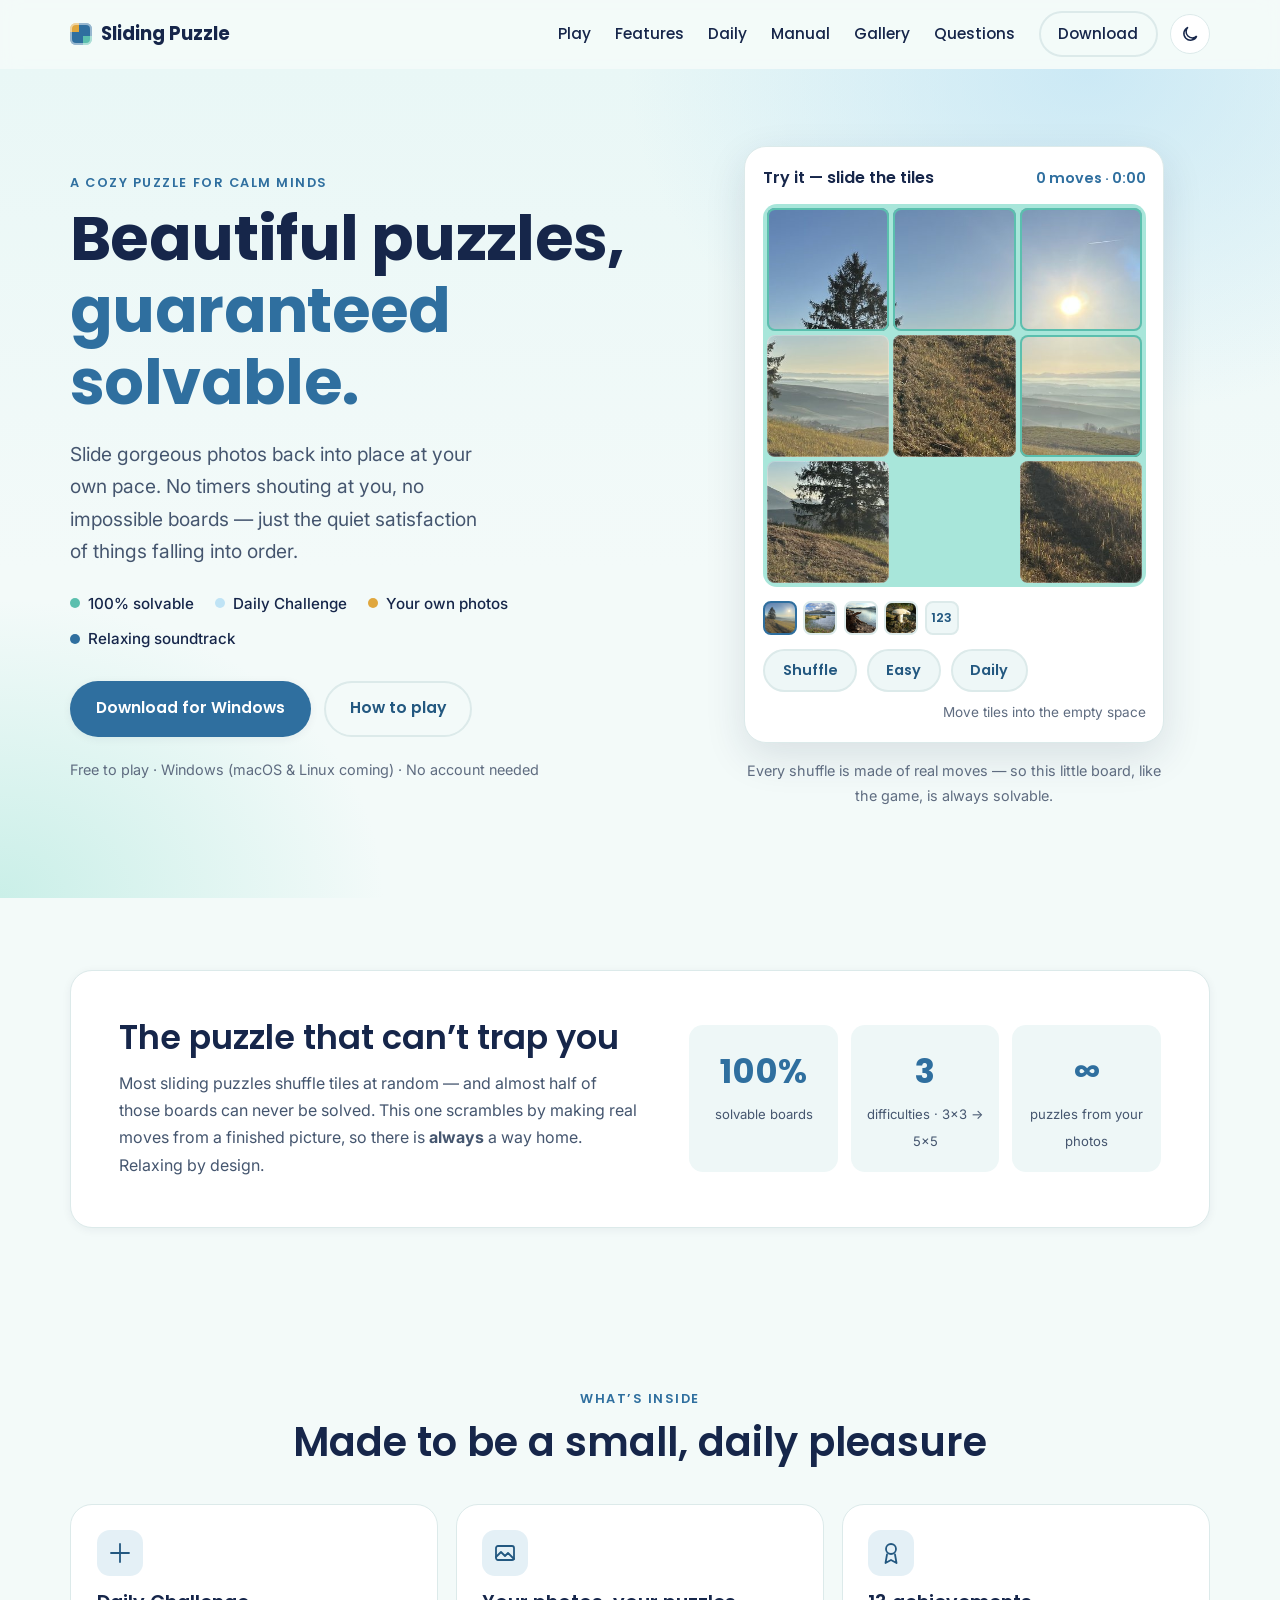
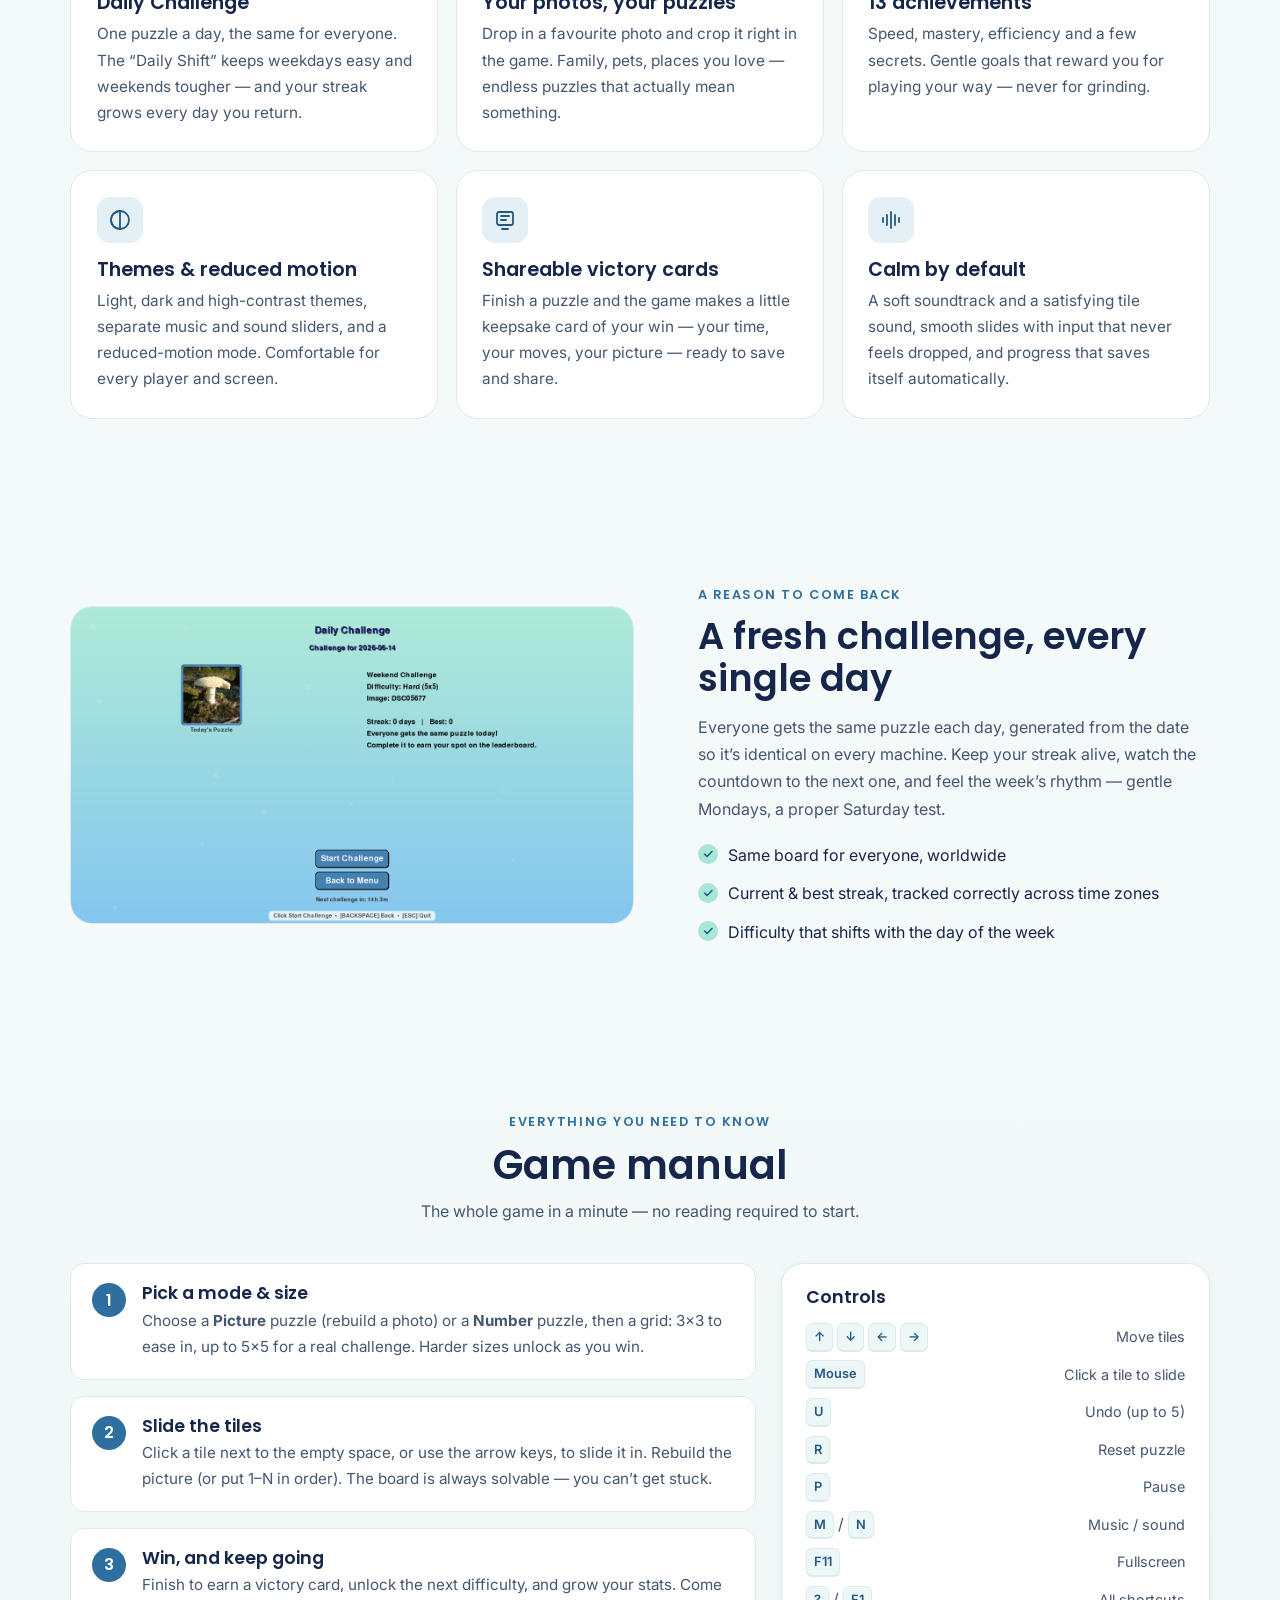
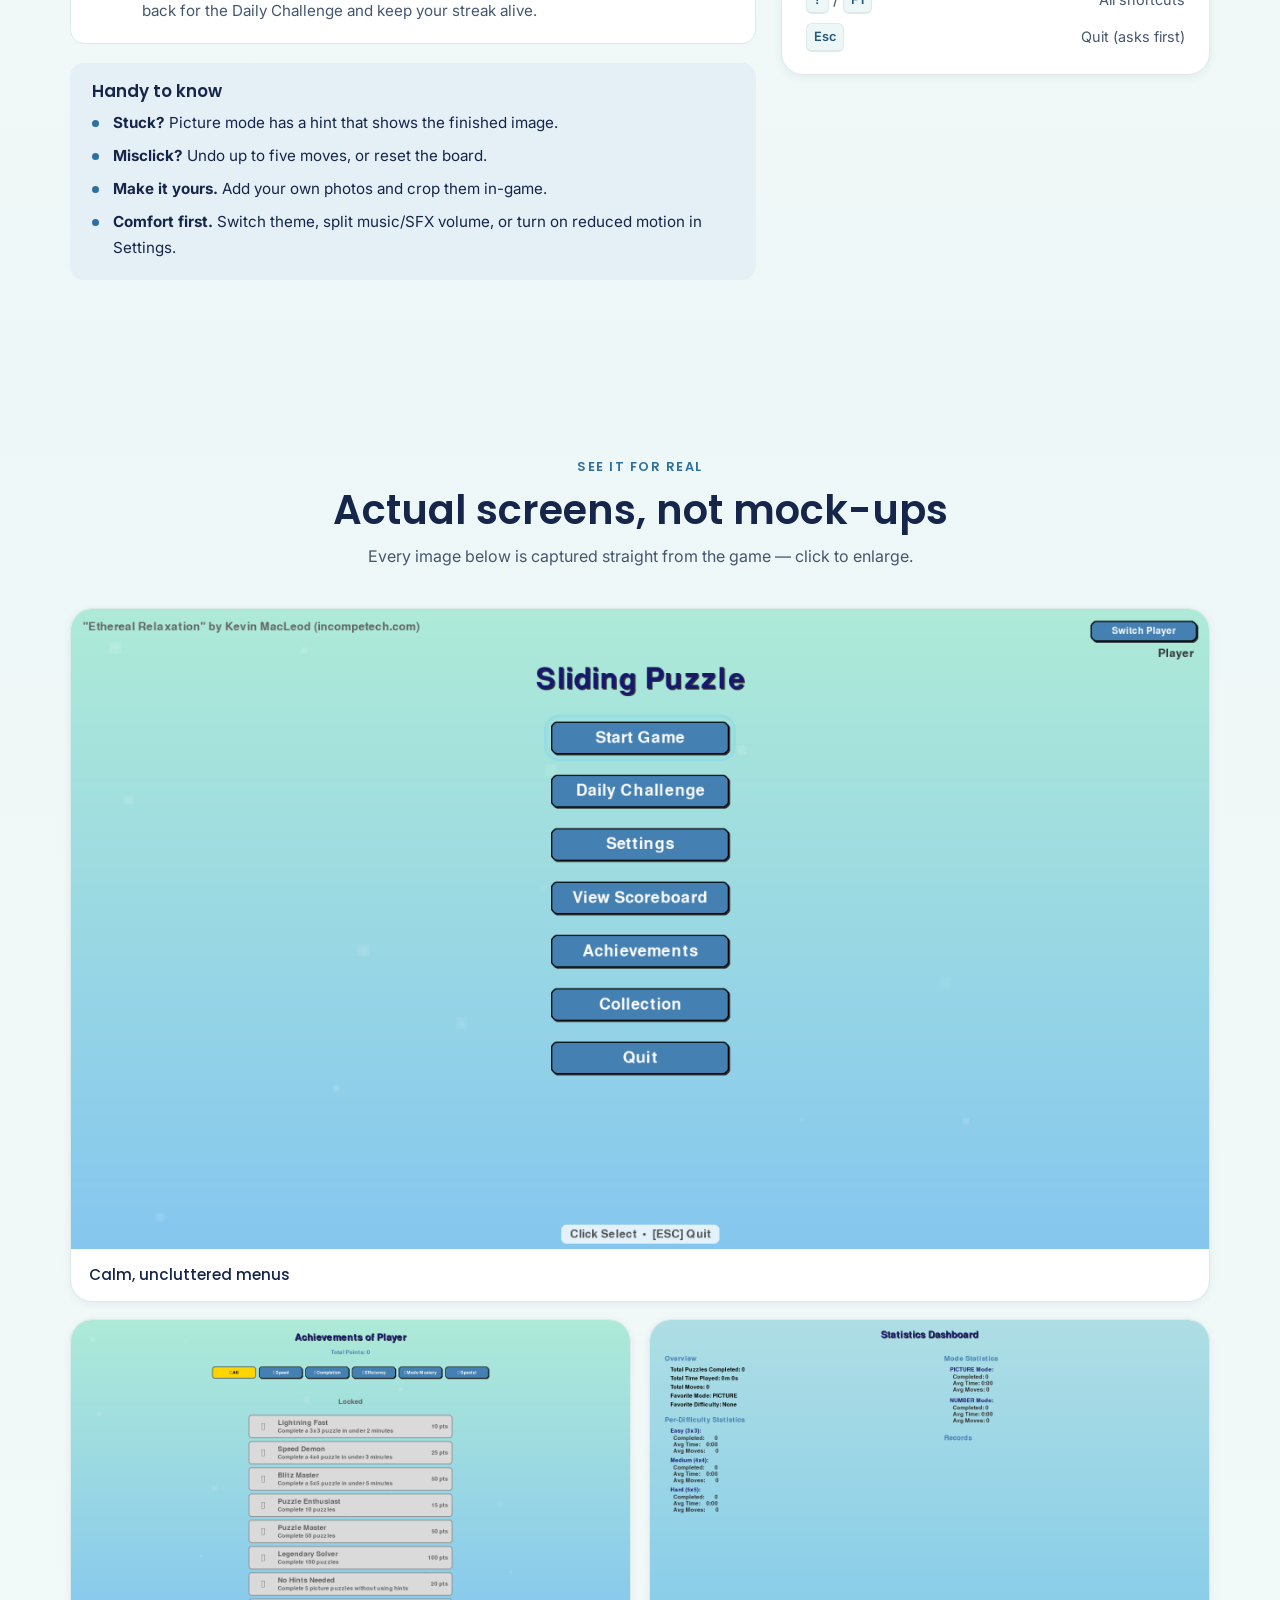
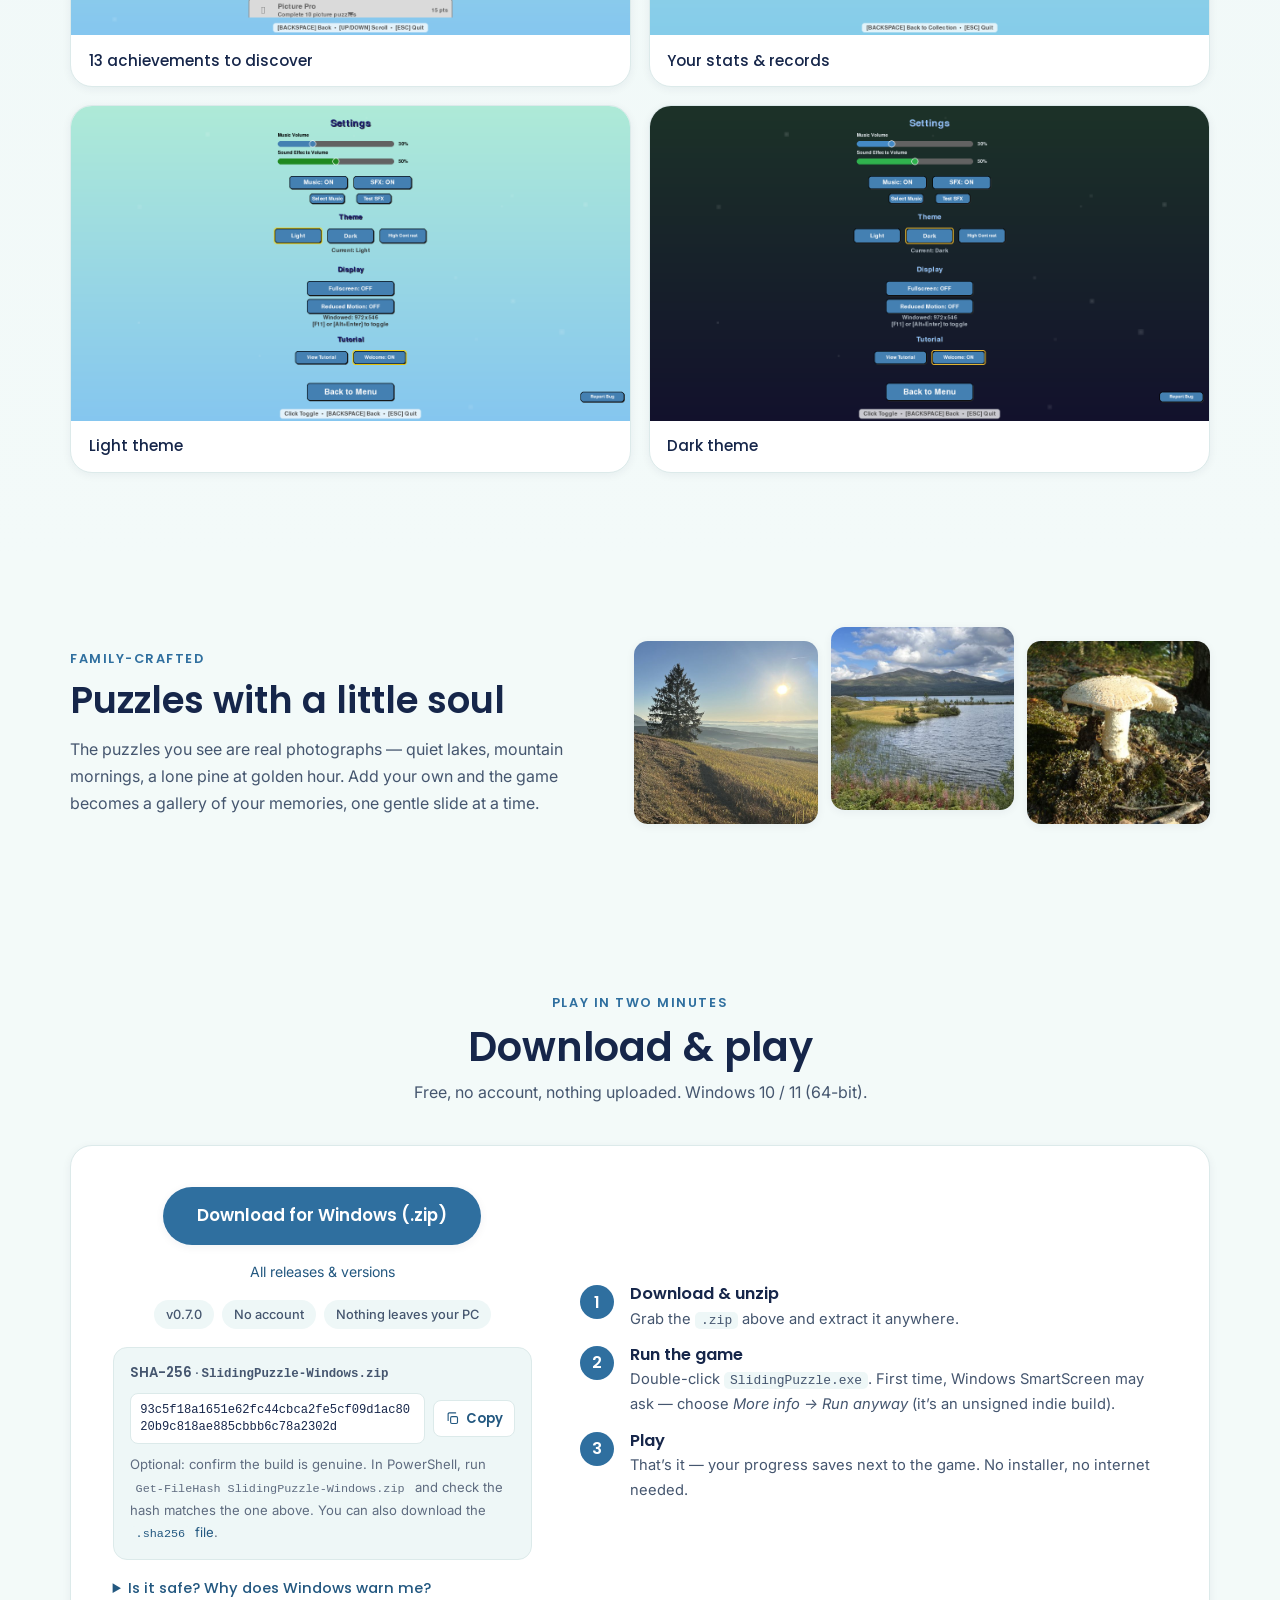
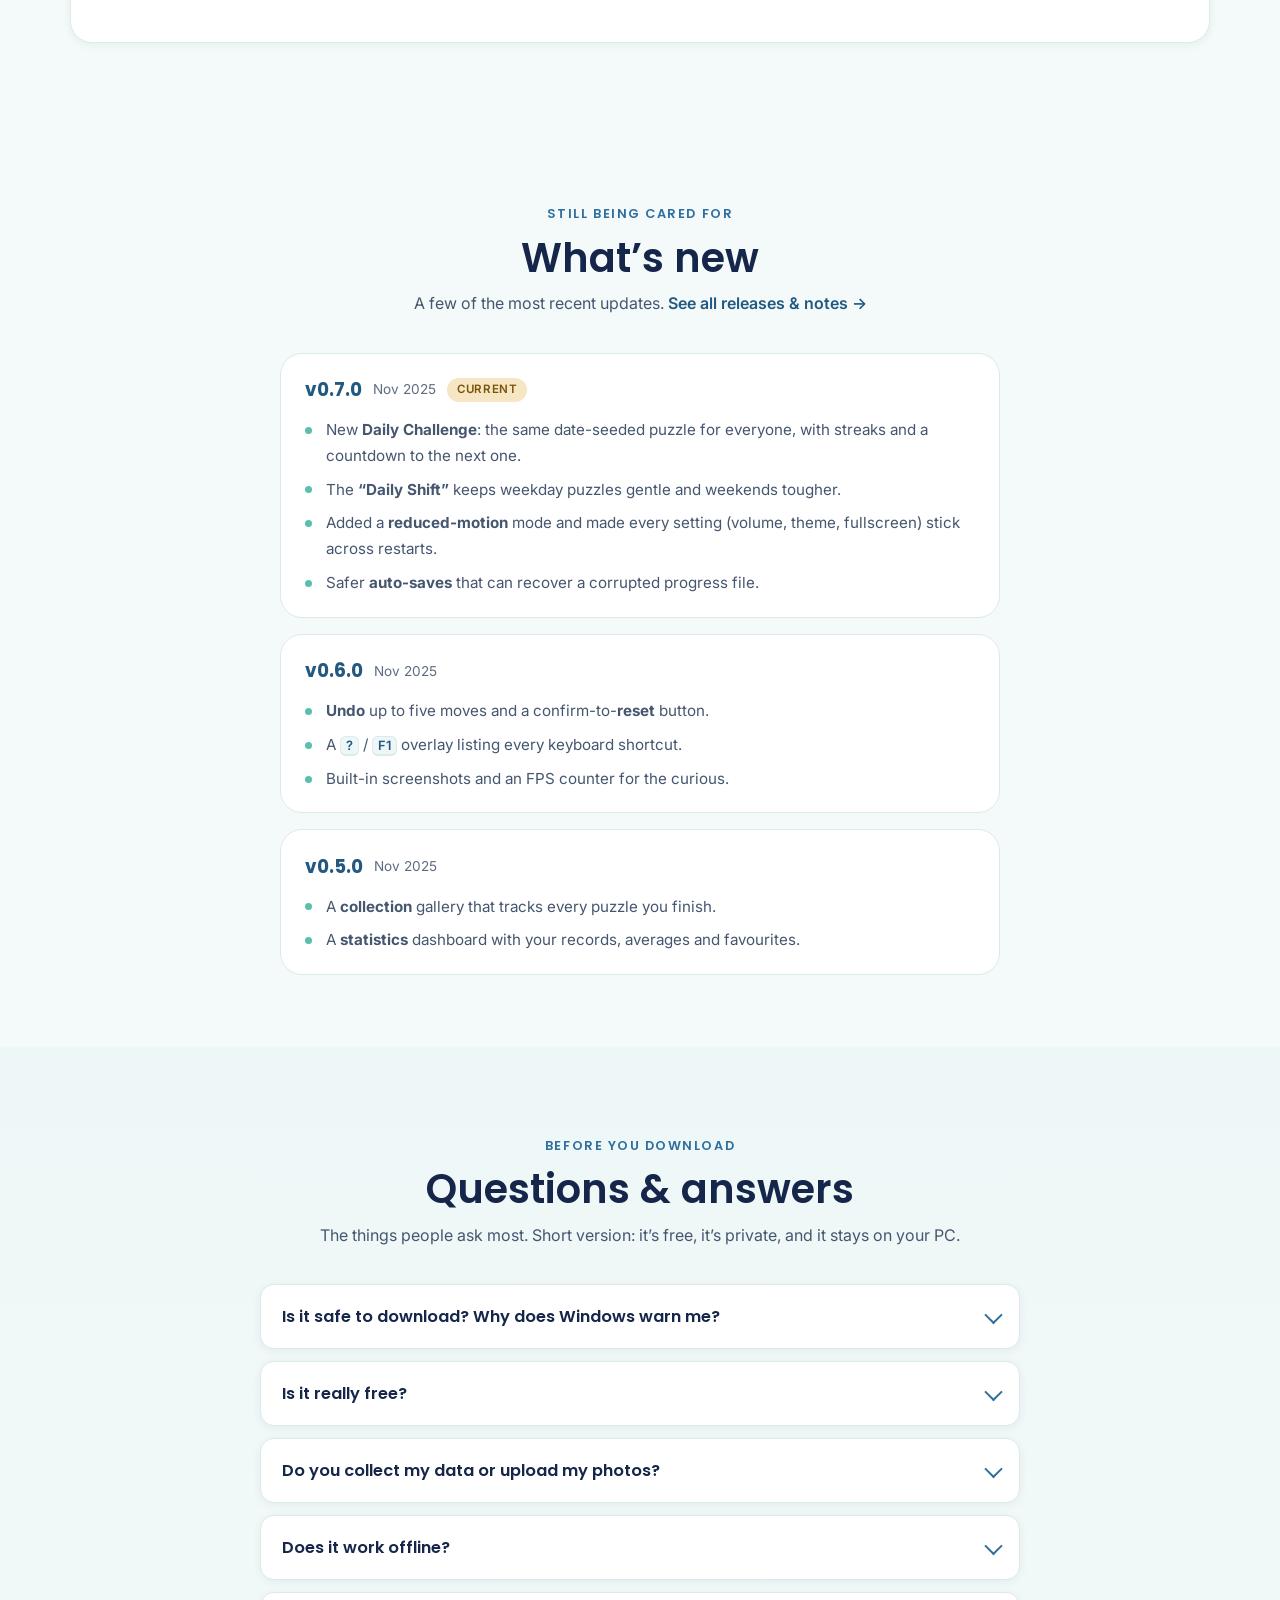
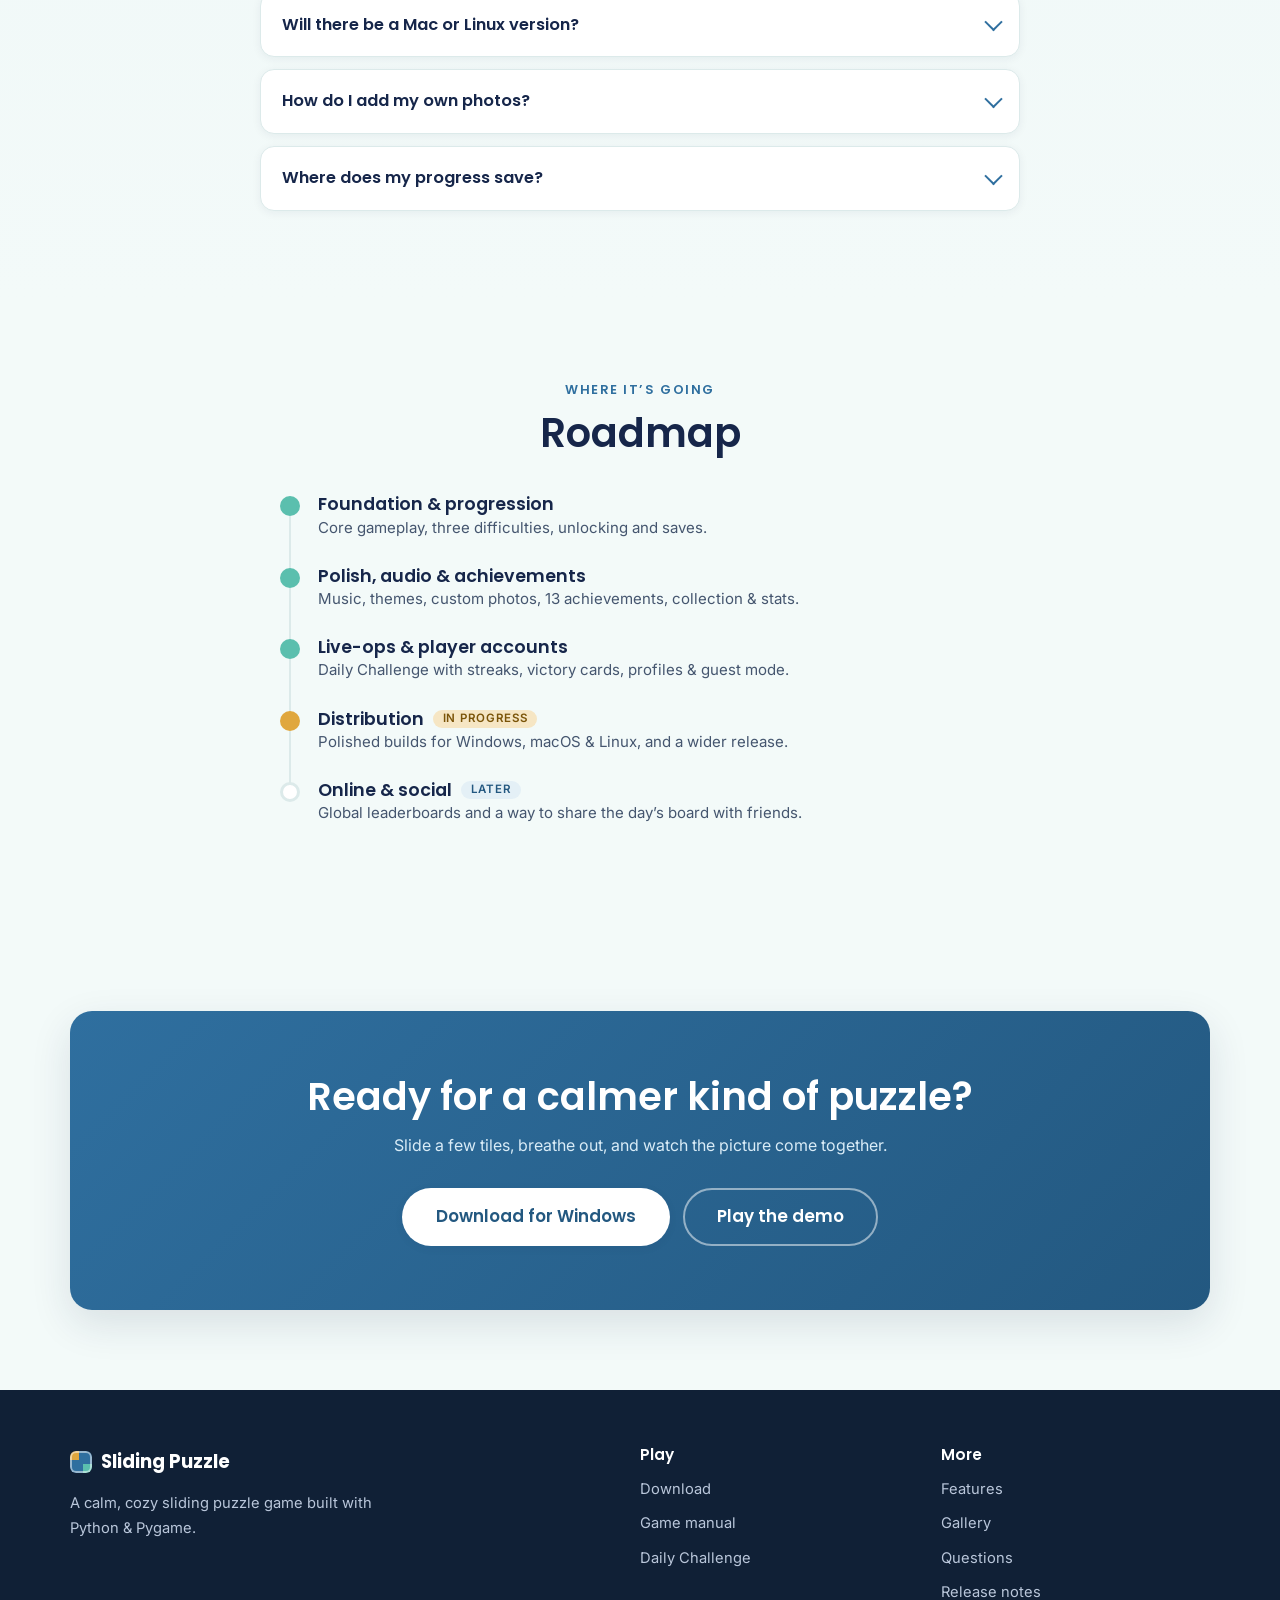
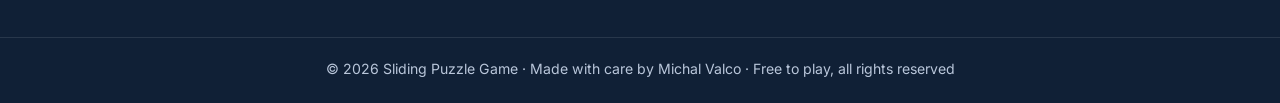
<file: index.html>
<!DOCTYPE html>
<html lang="en">
<head>
    <meta charset="UTF-8">
    <meta name="viewport" content="width=device-width, initial-scale=1.0">
    <meta name="description" content="A calm, beautiful sliding puzzle game where every puzzle is guaranteed solvable. Daily challenges, your own photos, three difficulties, and a relaxing soundtrack.">
    <meta name="keywords" content="sliding puzzle, cozy game, relaxing puzzle game, daily puzzle, photo puzzle, picture puzzle">
    <meta name="author" content="Michal Valco">
    <meta name="theme-color" content="#a8e6da">

    <meta property="og:type" content="website">
    <meta property="og:title" content="Sliding Puzzle — beautiful puzzles, guaranteed solvable">
    <meta property="og:description" content="A calm, cozy sliding puzzle game. Every puzzle is solvable, a fresh Daily Challenge each day, and you can play with your own photos.">
    <meta property="og:url" content="https://michalvalco.github.io/sliding-puzzle/">
    <meta property="og:site_name" content="Sliding Puzzle">
    <meta property="og:image" content="https://michalvalco.github.io/sliding-puzzle/media/welcome.png">
    <meta property="og:image:width" content="1280">
    <meta property="og:image:height" content="720">
    <meta property="og:image:alt" content="The Sliding Puzzle welcome screen">
    <meta name="twitter:card" content="summary_large_image">
    <meta name="twitter:title" content="Sliding Puzzle — beautiful puzzles, guaranteed solvable">
    <meta name="twitter:description" content="A calm, cozy sliding puzzle game. Every puzzle is solvable, a fresh Daily Challenge each day, and you can play with your own photos.">
    <meta name="twitter:image" content="https://michalvalco.github.io/sliding-puzzle/media/welcome.png">
    <link rel="canonical" href="https://michalvalco.github.io/sliding-puzzle/">
    <link rel="icon" href="data:image/svg+xml,%3Csvg xmlns='http://www.w3.org/2000/svg' viewBox='0 0 32 32'%3E%3Crect width='32' height='32' rx='7' fill='%232f6f9f'/%3E%3Crect x='6' y='6' width='9' height='9' rx='2' fill='%23e0a73e'/%3E%3Crect x='17' y='6' width='9' height='9' rx='2' fill='%23bfe3f5'/%3E%3Crect x='17' y='17' width='9' height='9' rx='2' fill='%235bbfae'/%3E%3C/svg%3E">

    <title>Sliding Puzzle — beautiful puzzles, guaranteed solvable</title>
    <link rel="preconnect" href="https://fonts.googleapis.com">
    <link rel="preconnect" href="https://fonts.gstatic.com" crossorigin>
    <link href="https://fonts.googleapis.com/css2?family=Poppins:wght@500;600;700&family=Inter:wght@400;500;600&display=swap" rel="stylesheet">
    <link rel="preload" as="image" href="media/hero.jpg">
    <link rel="stylesheet" href="styles.css">
    <script type="application/ld+json">
    {
      "@context": "https://schema.org",
      "@type": "VideoGame",
      "name": "Sliding Puzzle",
      "description": "A calm, cozy sliding puzzle game where every puzzle is guaranteed solvable. Daily challenges, your own photos, three difficulties, and a relaxing soundtrack.",
      "applicationCategory": "GameApplication",
      "operatingSystem": "Windows 10/11",
      "genre": "Puzzle",
      "author": { "@type": "Person", "name": "Michal Valco" },
      "offers": { "@type": "Offer", "price": "0", "priceCurrency": "USD" },
      "downloadUrl": "https://github.com/michalvalco/sliding-puzzle/releases/latest",
      "image": "https://michalvalco.github.io/sliding-puzzle/media/welcome.png"
    }
    </script>
</head>
<body>
    <a class="skip-link" href="#play">Skip to the puzzle</a>

    <!-- Navigation -->
    <nav class="navbar" id="navbar">
        <div class="container nav-inner">
            <a class="nav-brand" href="#top" aria-label="Sliding Puzzle home">
                <span class="nav-mark" aria-hidden="true"></span>
                Sliding&nbsp;Puzzle
            </a>
            <div class="nav-right">
                <ul class="nav-menu" id="nav-menu">
                    <li><a href="#play">Play</a></li>
                    <li><a href="#features">Features</a></li>
                    <li><a href="#daily">Daily</a></li>
                    <li><a href="#manual">Manual</a></li>
                    <li><a href="#gallery">Gallery</a></li>
                    <li><a href="#faq">Questions</a></li>
                    <li><a class="btn btn-ghost-nav" href="#download">Download</a></li>
                </ul>
                <button class="theme-toggle" id="theme-toggle" type="button" aria-label="Switch to dark theme" aria-pressed="false">
                    <svg class="ic-sun" viewBox="0 0 24 24" aria-hidden="true"><circle cx="12" cy="12" r="4.5"/><path d="M12 2.5v2.5M12 19v2.5M2.5 12H5M19 12h2.5M5 5l1.7 1.7M17.3 17.3 19 19M19 5l-1.7 1.7M6.7 17.3 5 19" stroke-linecap="round"/></svg>
                    <svg class="ic-moon" viewBox="0 0 24 24" aria-hidden="true"><path d="M20 14.5A8 8 0 1 1 9.5 4a6.5 6.5 0 0 0 10.5 10.5z"/></svg>
                </button>
                <button class="nav-toggle" type="button" aria-label="Toggle menu" aria-expanded="false" aria-controls="nav-menu">
                    <span></span><span></span><span></span>
                </button>
            </div>
        </div>
    </nav>

    <!-- Hero -->
    <header class="hero" id="top">
        <div class="container hero-grid">
            <div class="hero-copy">
                <p class="eyebrow">A cozy puzzle for calm minds</p>
                <h1 class="hero-title">Beautiful puzzles,<br><span class="accent">guaranteed solvable.</span></h1>
                <p class="hero-sub">
                    Slide gorgeous photos back into place at your own pace. No timers shouting at you,
                    no impossible boards — just the quiet satisfaction of things falling into order.
                </p>
                <ul class="trust-row" aria-label="Highlights">
                    <li><span class="dot dot-teal"></span>100% solvable</li>
                    <li><span class="dot dot-sky"></span>Daily Challenge</li>
                    <li><span class="dot dot-gold"></span>Your own photos</li>
                    <li><span class="dot dot-navy"></span>Relaxing soundtrack</li>
                </ul>
                <div class="hero-cta">
                    <a class="btn btn-primary" href="#download">Download for Windows</a>
                    <a class="btn btn-ghost" href="#manual">How to play</a>
                </div>
                <p class="hero-foot">Free to play · Windows (macOS &amp; Linux coming) · No account needed</p>
            </div>

            <!-- Interactive demo puzzle -->
            <div class="hero-demo" id="play">
                <div class="demo-card">
                    <div class="demo-head">
                        <span class="demo-title">Try it — slide the tiles</span>
                        <span class="demo-meta"><span id="move-count">0</span> moves · <span id="demo-time">0:00</span></span>
                    </div>
                    <div class="puzzle-wrap">
                        <div class="puzzle" id="puzzle" role="group" aria-label="Interactive 3 by 3 sliding puzzle. Click a tile or use the arrow keys to slide.">
                            <!-- tiles injected by script.js -->
                        </div>
                        <div class="win-card" id="win-card" role="status" hidden>
                            <p class="win-title">Solved!</p>
                            <p class="win-stats" id="win-stats"></p>
                            <div class="win-actions">
                                <button class="btn btn-soft" id="win-again" type="button">Play again</button>
                                <a class="btn btn-primary" href="#download">Get the full game</a>
                            </div>
                        </div>
                    </div>
                    <div class="demo-swatches" id="demo-swatches" role="group" aria-label="Choose a picture or numbers">
                        <button class="swatch is-active" type="button" data-img="media/hero.jpg" aria-pressed="true" aria-label="Lone pine photo" style="background-image:url('media/hero.jpg')"></button>
                        <button class="swatch" type="button" data-img="media/puzzle-3.jpg" aria-pressed="false" aria-label="Lake and mountains photo" style="background-image:url('media/puzzle-3.jpg')"></button>
                        <button class="swatch" type="button" data-img="media/puzzle-1.jpg" aria-pressed="false" aria-label="Lake photo" style="background-image:url('media/puzzle-1.jpg')"></button>
                        <button class="swatch" type="button" data-img="media/puzzle-2.jpg" aria-pressed="false" aria-label="Forest photo" style="background-image:url('media/puzzle-2.jpg')"></button>
                        <button class="swatch swatch-num" type="button" data-mode="number" aria-pressed="false" aria-label="Numbers mode">123</button>
                    </div>
                    <div class="demo-controls">
                        <button class="btn btn-soft" id="shuffle-btn" type="button">Shuffle</button>
                        <button class="btn btn-soft" id="reset-btn" type="button">Easy</button>
                        <button class="btn btn-soft" id="daily-toggle" type="button" aria-pressed="false">Daily</button>
                        <span class="demo-status" id="demo-status" role="status">Move tiles into the empty space</span>
                    </div>
                </div>
                <p class="demo-caption">Every shuffle is made of real moves — so this little board, like the game, is always solvable.</p>
            </div>
        </div>
        <div class="hero-wash" aria-hidden="true"></div>
    </header>

    <!-- Frustration-free band -->
    <section class="band" aria-label="Why it feels good">
        <div class="container band-grid">
            <div class="band-lead">
                <h2>The puzzle that can&rsquo;t trap you</h2>
                <p>
                    Most sliding puzzles shuffle tiles at random — and almost half of those boards
                    can never be solved. This one scrambles by making real moves from a finished
                    picture, so there is <strong>always</strong> a way home. Relaxing by design.
                </p>
            </div>
            <div class="stat-cards">
                <div class="stat">
                    <span class="stat-num">100%</span>
                    <span class="stat-label">solvable boards</span>
                </div>
                <div class="stat">
                    <span class="stat-num">3</span>
                    <span class="stat-label">difficulties · 3×3 → 5×5</span>
                </div>
                <div class="stat">
                    <span class="stat-num">∞</span>
                    <span class="stat-label">puzzles from your photos</span>
                </div>
            </div>
        </div>
    </section>

    <!-- Features -->
    <section class="features" id="features">
        <div class="container">
            <p class="eyebrow center">What&rsquo;s inside</p>
            <h2 class="section-title">Made to be a small, daily pleasure</h2>

            <div class="feature-grid">
                <article class="feature-card">
                    <span class="f-icon" aria-hidden="true"><svg viewBox="0 0 24 24"><path d="M12 3v18M3 12h18" stroke-linecap="round"/></svg></span>
                    <h3>Daily Challenge</h3>
                    <p>One puzzle a day, the same for everyone. The &ldquo;Daily Shift&rdquo; keeps weekdays easy and weekends tougher — and your streak grows every day you return.</p>
                </article>

                <article class="feature-card">
                    <span class="f-icon" aria-hidden="true"><svg viewBox="0 0 24 24"><rect x="3" y="5" width="18" height="14" rx="2"/><path d="m3 16 5-5 4 4 3-3 6 6" stroke-linecap="round" stroke-linejoin="round"/></svg></span>
                    <h3>Your photos, your puzzles</h3>
                    <p>Drop in a favourite photo and crop it right in the game. Family, pets, places you love — endless puzzles that actually mean something.</p>
                </article>

                <article class="feature-card">
                    <span class="f-icon" aria-hidden="true"><svg viewBox="0 0 24 24"><circle cx="12" cy="8" r="5"/><path d="M8 13.5 6.5 22 12 19l5.5 3-1.5-8.5" stroke-linecap="round" stroke-linejoin="round"/></svg></span>
                    <h3>13 achievements</h3>
                    <p>Speed, mastery, efficiency and a few secrets. Gentle goals that reward you for playing your way — never for grinding.</p>
                </article>

                <article class="feature-card">
                    <span class="f-icon" aria-hidden="true"><svg viewBox="0 0 24 24"><circle cx="12" cy="12" r="9"/><path d="M12 3a9 9 0 0 0 0 18z"/></svg></span>
                    <h3>Themes &amp; reduced motion</h3>
                    <p>Light, dark and high-contrast themes, separate music and sound sliders, and a reduced-motion mode. Comfortable for every player and screen.</p>
                </article>

                <article class="feature-card">
                    <span class="f-icon" aria-hidden="true"><svg viewBox="0 0 24 24"><rect x="4" y="4" width="16" height="13" rx="2"/><path d="M9 21h6M8 8h8M8 12h5" stroke-linecap="round"/></svg></span>
                    <h3>Shareable victory cards</h3>
                    <p>Finish a puzzle and the game makes a little keepsake card of your win — your time, your moves, your picture — ready to save and share.</p>
                </article>

                <article class="feature-card">
                    <span class="f-icon" aria-hidden="true"><svg viewBox="0 0 24 24"><path d="M4 14v-4M8 17V7M12 20V4M16 17V7M20 14v-4" stroke-linecap="round"/></svg></span>
                    <h3>Calm by default</h3>
                    <p>A soft soundtrack and a satisfying tile sound, smooth slides with input that never feels dropped, and progress that saves itself automatically.</p>
                </article>
            </div>
        </div>
    </section>

    <!-- Daily challenge spotlight -->
    <section class="daily" id="daily">
        <div class="container daily-grid">
            <figure class="daily-shot">
                <img class="zoomable" src="media/daily_challenge.png" alt="The Daily Challenge screen showing today's weekend puzzle, difficulty, streak, and a countdown to the next one." loading="lazy" width="1280" height="720">
            </figure>
            <div class="daily-copy">
                <p class="eyebrow">A reason to come back</p>
                <h2>A fresh challenge, every single day</h2>
                <p>
                    Everyone gets the same puzzle each day, generated from the date so it&rsquo;s
                    identical on every machine. Keep your streak alive, watch the countdown to the
                    next one, and feel the week&rsquo;s rhythm — gentle Mondays, a proper Saturday test.
                </p>
                <ul class="check-list">
                    <li>Same board for everyone, worldwide</li>
                    <li>Current &amp; best streak, tracked correctly across time zones</li>
                    <li>Difficulty that shifts with the day of the week</li>
                </ul>
            </div>
        </div>
    </section>

    <!-- Game Manual -->
    <section class="manual" id="manual">
        <div class="container">
            <p class="eyebrow center">Everything you need to know</p>
            <h2 class="section-title">Game manual</h2>
            <p class="section-sub">The whole game in a minute — no reading required to start.</p>

            <div class="manual-grid">
                <div class="manual-main">
                    <ol class="how-steps">
                        <li>
                            <span class="step-n">1</span>
                            <div><h3>Pick a mode &amp; size</h3>
                            <p>Choose a <strong>Picture</strong> puzzle (rebuild a photo) or a <strong>Number</strong> puzzle, then a grid: 3×3 to ease in, up to 5×5 for a real challenge. Harder sizes unlock as you win.</p></div>
                        </li>
                        <li>
                            <span class="step-n">2</span>
                            <div><h3>Slide the tiles</h3>
                            <p>Click a tile next to the empty space, or use the arrow keys, to slide it in. Rebuild the picture (or put 1–N in order). The board is always solvable — you can&rsquo;t get stuck.</p></div>
                        </li>
                        <li>
                            <span class="step-n">3</span>
                            <div><h3>Win, and keep going</h3>
                            <p>Finish to earn a victory card, unlock the next difficulty, and grow your stats. Come back for the Daily Challenge and keep your streak alive.</p></div>
                        </li>
                    </ol>

                    <div class="tips">
                        <h3>Handy to know</h3>
                        <ul>
                            <li><strong>Stuck?</strong> Picture mode has a hint that shows the finished image.</li>
                            <li><strong>Misclick?</strong> Undo up to five moves, or reset the board.</li>
                            <li><strong>Make it yours.</strong> Add your own photos and crop them in-game.</li>
                            <li><strong>Comfort first.</strong> Switch theme, split music/SFX volume, or turn on reduced motion in Settings.</li>
                        </ul>
                    </div>
                </div>

                <aside class="controls-card" aria-label="Keyboard controls">
                    <h3>Controls</h3>
                    <dl class="controls-list">
                        <div><dt><kbd>↑</kbd><kbd>↓</kbd><kbd>←</kbd><kbd>→</kbd></dt><dd>Move tiles</dd></div>
                        <div><dt><kbd>Mouse</kbd></dt><dd>Click a tile to slide</dd></div>
                        <div><dt><kbd>U</kbd></dt><dd>Undo (up to 5)</dd></div>
                        <div><dt><kbd>R</kbd></dt><dd>Reset puzzle</dd></div>
                        <div><dt><kbd>P</kbd></dt><dd>Pause</dd></div>
                        <div><dt><kbd>M</kbd> / <kbd>N</kbd></dt><dd>Music / sound</dd></div>
                        <div><dt><kbd>F11</kbd></dt><dd>Fullscreen</dd></div>
                        <div><dt><kbd>?</kbd> / <kbd>F1</kbd></dt><dd>All shortcuts</dd></div>
                        <div><dt><kbd>Esc</kbd></dt><dd>Quit (asks first)</dd></div>
                    </dl>
                </aside>
            </div>
        </div>
    </section>

    <!-- Gallery (real screenshots) -->
    <section class="gallery" id="gallery">
        <div class="container">
            <p class="eyebrow center">See it for real</p>
            <h2 class="section-title">Actual screens, not mock-ups</h2>
            <p class="section-sub">Every image below is captured straight from the game — click to enlarge.</p>

            <div class="gallery-grid">
                <figure class="shot shot-wide">
                    <img class="zoomable" src="media/welcome.png" alt="The welcome screen with a calm teal-to-sky gradient and rounded menu buttons." loading="lazy" width="1280" height="720">
                    <figcaption>Calm, uncluttered menus</figcaption>
                </figure>
                <figure class="shot">
                    <img class="zoomable" src="media/achievements.png" alt="The achievements gallery showing unlockable badges across categories." loading="lazy" width="1280" height="720">
                    <figcaption>13 achievements to discover</figcaption>
                </figure>
                <figure class="shot">
                    <img class="zoomable" src="media/stats.png" alt="The statistics dashboard with totals, averages and personal records." loading="lazy" width="1280" height="720">
                    <figcaption>Your stats &amp; records</figcaption>
                </figure>
                <figure class="shot">
                    <img class="zoomable" src="media/settings_light.png" alt="The settings screen in the light theme with volume sliders and theme buttons." loading="lazy" width="1280" height="720">
                    <figcaption>Light theme</figcaption>
                </figure>
                <figure class="shot">
                    <img class="zoomable" src="media/settings_dark.png" alt="The same settings screen in the dark theme." loading="lazy" width="1280" height="720">
                    <figcaption>Dark theme</figcaption>
                </figure>
            </div>
        </div>
    </section>

    <!-- Story / photos -->
    <section class="story">
        <div class="container story-grid">
            <div class="story-copy">
                <p class="eyebrow">Family-crafted</p>
                <h2>Puzzles with a little soul</h2>
                <p>
                    The puzzles you see are real photographs — quiet lakes, mountain mornings, a lone
                    pine at golden hour. Add your own and the game becomes a gallery of your memories,
                    one gentle slide at a time.
                </p>
            </div>
            <div class="photo-strip">
                <img class="zoomable" src="media/hero.jpg" alt="A lone pine at golden hour, one of the built-in puzzle photos." loading="lazy" width="440" height="440">
                <img class="zoomable" src="media/puzzle-3.jpg" alt="A Norwegian lake and mountains, a built-in puzzle photo." loading="lazy" width="440" height="440">
                <img class="zoomable" src="media/puzzle-2.jpg" alt="A quiet forest scene, a built-in puzzle photo." loading="lazy" width="440" height="440">
            </div>
        </div>
    </section>

    <!-- Download -->
    <section class="download" id="download">
        <div class="container">
            <p class="eyebrow center">Play in two minutes</p>
            <h2 class="section-title">Download &amp; play</h2>
            <p class="section-sub">Free, no account, nothing uploaded. Windows 10 / 11 (64-bit).</p>

            <div class="download-card">
                <div class="dl-main">
                    <a class="btn btn-primary btn-lg" href="https://github.com/michalvalco/sliding-puzzle/releases/latest/download/SlidingPuzzle-Windows.zip">Download for Windows (.zip)</a>
                    <p class="dl-note"><a href="https://github.com/michalvalco/sliding-puzzle/releases">All releases &amp; versions</a></p>
                    <ul class="dl-trust" aria-label="What you get">
                        <li>v0.7.0</li>
                        <li>No account</li>
                        <li>Nothing leaves your PC</li>
                    </ul>
                    <div class="dl-checksum">
                        <p class="dl-checksum-head">SHA-256 · <code>SlidingPuzzle-Windows.zip</code></p>
                        <div class="dl-checksum-row">
                            <code id="dl-sha" class="dl-sha">93c5f18a1651e62fc44cbca2fe5cf09d1ac8020b9c818ae885cbbb6c78a2302d</code>
                            <button class="copy-btn" id="copy-sha" type="button" data-copy-target="dl-sha" aria-label="Copy SHA-256 checksum">
                                <svg viewBox="0 0 24 24" aria-hidden="true" focusable="false"><rect x="9" y="9" width="11" height="11" rx="2"/><path d="M5 15V5a2 2 0 0 1 2-2h10" stroke-linecap="round"/></svg>
                                <span class="copy-label">Copy</span>
                            </button>
                            <span class="sr-only copy-status" role="status" aria-live="polite"></span>
                        </div>
                        <p class="dl-checksum-note">Optional: confirm the build is genuine. In PowerShell, run <code>Get-FileHash SlidingPuzzle-Windows.zip</code> and check the hash matches the one above. You can also download the <a href="SlidingPuzzle-Windows.zip.sha256"><code>.sha256</code> file</a>.</p>
                    </div>
                    <details class="dl-safe">
                        <summary>Is it safe? Why does Windows warn me?</summary>
                        <p>The build isn&rsquo;t code-signed (certificates are pricey for a free indie game), so Windows SmartScreen shows a blue &ldquo;unrecognized app&rdquo; notice the first time you run it. That&rsquo;s expected — click <em>More info → Run anyway</em>. There&rsquo;s no installer and no account, and nothing is uploaded: your photos and progress stay on your computer.</p>
                    </details>
                </div>
                <ol class="dl-steps">
                    <li><span class="step-n">1</span><div><h3>Download &amp; unzip</h3><p>Grab the <code>.zip</code> above and extract it anywhere.</p></div></li>
                    <li><span class="step-n">2</span><div><h3>Run the game</h3><p>Double-click <code>SlidingPuzzle.exe</code>. First time, Windows SmartScreen may ask — choose <em>More info → Run anyway</em> (it&rsquo;s an unsigned indie build).</p></div></li>
                    <li><span class="step-n">3</span><div><h3>Play</h3><p>That&rsquo;s it — your progress saves next to the game. No installer, no internet needed.</p></div></li>
                </ol>
            </div>
        </div>
    </section>

    <!-- What's new -->
    <section class="whatsnew" id="whatsnew">
        <div class="container">
            <p class="eyebrow center">Still being cared for</p>
            <h2 class="section-title">What&rsquo;s new</h2>
            <p class="section-sub">A few of the most recent updates. <a href="https://github.com/michalvalco/sliding-puzzle/releases">See all releases &amp; notes&nbsp;&rarr;</a></p>

            <ol class="changelog">
                <li class="release">
                    <div class="rel-head">
                        <a class="rel-ver" href="https://github.com/michalvalco/sliding-puzzle/releases/tag/v0.7.0">v0.7.0</a>
                        <span class="rel-date">Nov 2025</span>
                        <span class="pill">current</span>
                    </div>
                    <ul class="rel-notes">
                        <li>New <strong>Daily Challenge</strong>: the same date-seeded puzzle for everyone, with streaks and a countdown to the next one.</li>
                        <li>The <strong>&ldquo;Daily Shift&rdquo;</strong> keeps weekday puzzles gentle and weekends tougher.</li>
                        <li>Added a <strong>reduced-motion</strong> mode and made every setting (volume, theme, fullscreen) stick across restarts.</li>
                        <li>Safer <strong>auto-saves</strong> that can recover a corrupted progress file.</li>
                    </ul>
                </li>
                <li class="release">
                    <div class="rel-head">
                        <a class="rel-ver" href="https://github.com/michalvalco/sliding-puzzle/releases">v0.6.0</a>
                        <span class="rel-date">Nov 2025</span>
                    </div>
                    <ul class="rel-notes">
                        <li><strong>Undo</strong> up to five moves and a confirm-to-<strong>reset</strong> button.</li>
                        <li>A <kbd>?</kbd> / <kbd>F1</kbd> overlay listing every keyboard shortcut.</li>
                        <li>Built-in screenshots and an FPS counter for the curious.</li>
                    </ul>
                </li>
                <li class="release">
                    <div class="rel-head">
                        <a class="rel-ver" href="https://github.com/michalvalco/sliding-puzzle/releases">v0.5.0</a>
                        <span class="rel-date">Nov 2025</span>
                    </div>
                    <ul class="rel-notes">
                        <li>A <strong>collection</strong> gallery that tracks every puzzle you finish.</li>
                        <li>A <strong>statistics</strong> dashboard with your records, averages and favourites.</li>
                    </ul>
                </li>
            </ol>
        </div>
    </section>

    <!-- FAQ -->
    <section class="faq" id="faq">
        <div class="container">
            <p class="eyebrow center">Before you download</p>
            <h2 class="section-title">Questions &amp; answers</h2>
            <p class="section-sub">The things people ask most. Short version: it&rsquo;s free, it&rsquo;s private, and it stays on your PC.</p>

            <div class="faq-list">
                <details class="faq-item">
                    <summary>Is it safe to download? Why does Windows warn me?</summary>
                    <div class="faq-body">
                        <p>Yes. The build just isn&rsquo;t code-signed &mdash; signing certificates are expensive for a free indie game &mdash; so the first time you run it Windows SmartScreen shows a blue &ldquo;Windows protected your PC&rdquo; notice for an unrecognized app. That&rsquo;s expected: click <em>More info&nbsp;&rarr;&nbsp;Run anyway</em>. There&rsquo;s no installer and nothing is uploaded. If you&rsquo;d like extra reassurance, the <a href="#download">download card</a> shows the file&rsquo;s SHA-256 so you can verify it&rsquo;s the genuine build.</p>
                    </div>
                </details>
                <details class="faq-item">
                    <summary>Is it really free?</summary>
                    <div class="faq-body">
                        <p>Yes &mdash; free to download and free to play, with no ads, no in-app purchases and no account. The game is proprietary (all rights reserved), but it costs you nothing to enjoy it.</p>
                    </div>
                </details>
                <details class="faq-item">
                    <summary>Do you collect my data or upload my photos?</summary>
                    <div class="faq-body">
                        <p>No. The game runs entirely on your computer. Your progress, settings, any photos you add and your stats are saved in files next to the game &mdash; nothing is sent anywhere and there&rsquo;s no sign-in. This website uses a privacy-friendly, cookieless analytics counter &mdash; it records anonymous page views plus a few aggregate clicks (like the download button), honours Do&nbsp;Not&nbsp;Track and never identifies you. The game itself collects nothing.</p>
                    </div>
                </details>
                <details class="faq-item">
                    <summary>Does it work offline?</summary>
                    <div class="faq-body">
                        <p>Completely. Once you&rsquo;ve unzipped it, no internet is needed &mdash; play on a plane, a train or a cabin in the woods. The only thing that needs a connection is checking back here for a new version.</p>
                    </div>
                </details>
                <details class="faq-item">
                    <summary>Will there be a Mac or Linux version?</summary>
                    <div class="faq-body">
                        <p>That&rsquo;s the plan &mdash; macOS and Linux builds are on the <a href="#roadmap">roadmap</a> for the current Distribution phase. To hear about them first, <a href="https://github.com/michalvalco/sliding-puzzle">watch the public repository</a> on GitHub and you&rsquo;ll see new releases as they land.</p>
                    </div>
                </details>
                <details class="faq-item">
                    <summary>How do I add my own photos?</summary>
                    <div class="faq-body">
                        <p>In the game, choose a Picture puzzle and pick <em>Add your own photo</em>. You can crop it right there so it fits the board, then play it at any difficulty. Family, pets, a favourite view &mdash; they all become puzzles, and they never leave your computer.</p>
                    </div>
                </details>
                <details class="faq-item">
                    <summary>Where does my progress save?</summary>
                    <div class="faq-body">
                        <p>Automatically, in a <code>data</code> folder beside the game &mdash; your unlocked levels, best times, achievements, streaks and settings. Writes are atomic and back themselves up, so a crash mid-save won&rsquo;t lose your progress. Keep that folder if you move the game to a new PC.</p>
                    </div>
                </details>
            </div>
        </div>
    </section>

    <!-- Roadmap -->
    <section class="roadmap" id="roadmap">
        <div class="container">
            <p class="eyebrow center">Where it&rsquo;s going</p>
            <h2 class="section-title">Roadmap</h2>
            <ol class="timeline">
                <li class="done"><span class="t-dot"></span><div><h3>Foundation &amp; progression</h3><p>Core gameplay, three difficulties, unlocking and saves.</p></div></li>
                <li class="done"><span class="t-dot"></span><div><h3>Polish, audio &amp; achievements</h3><p>Music, themes, custom photos, 13 achievements, collection &amp; stats.</p></div></li>
                <li class="done"><span class="t-dot"></span><div><h3>Live-ops &amp; player accounts</h3><p>Daily Challenge with streaks, victory cards, profiles &amp; guest mode.</p></div></li>
                <li class="now"><span class="t-dot"></span><div><h3>Distribution <span class="pill">in progress</span></h3><p>Polished builds for Windows, macOS &amp; Linux, and a wider release.</p></div></li>
                <li class="next"><span class="t-dot"></span><div><h3>Online &amp; social <span class="pill pill-soft">later</span></h3><p>Global leaderboards and a way to share the day&rsquo;s board with friends.</p></div></li>
            </ol>
        </div>
    </section>

    <!-- CTA -->
    <section class="cta">
        <div class="container cta-inner">
            <h2>Ready for a calmer kind of puzzle?</h2>
            <p>Slide a few tiles, breathe out, and watch the picture come together.</p>
            <div class="cta-buttons">
                <a class="btn btn-primary btn-lg" href="#download">Download for Windows</a>
                <a class="btn btn-ghost btn-lg" href="#play">Play the demo</a>
            </div>
        </div>
    </section>

    <!-- Footer -->
    <footer class="footer">
        <div class="container footer-grid">
            <div class="footer-brand">
                <span class="nav-brand"><span class="nav-mark" aria-hidden="true"></span> Sliding Puzzle</span>
                <p>A calm, cozy sliding puzzle game built with Python &amp; Pygame.</p>
            </div>
            <div class="footer-col">
                <h4>Play</h4>
                <ul>
                    <li><a href="#download">Download</a></li>
                    <li><a href="#manual">Game manual</a></li>
                    <li><a href="#daily">Daily Challenge</a></li>
                </ul>
            </div>
            <div class="footer-col">
                <h4>More</h4>
                <ul>
                    <li><a href="#features">Features</a></li>
                    <li><a href="#gallery">Gallery</a></li>
                    <li><a href="#faq">Questions</a></li>
                    <li><a href="https://github.com/michalvalco/sliding-puzzle/releases">Release notes</a></li>
                </ul>
            </div>
        </div>
        <div class="footer-bottom">
            <p>© 2026 Sliding Puzzle Game · Made with care by Michal Valco · Free to play, all rights reserved</p>
        </div>
    </footer>

    <!-- Lightbox -->
    <div class="lightbox" id="lightbox" role="dialog" aria-modal="true" aria-labelledby="lightbox-cap" hidden>
        <button class="lightbox-close" id="lightbox-close" type="button" aria-label="Close image"><span aria-hidden="true">&times;</span></button>
        <img id="lightbox-img" alt="">
        <p class="lightbox-cap" id="lightbox-cap"></p>
    </div>

    <script src="script.js"></script>
</body>
</html>
</file>
<file: styles.css>
/* ============================================================
   Sliding Puzzle — landing page
   Palette echoes the game: calm teal -> sky gradient, steel
   blue, deep navy ink, with a warm golden-hour accent.
   ============================================================ */

:root {
    --bg:          #f3faf9;
    --surface:     #ffffff;
    --surface-2:   #eef7f7;
    --ink:         #16264a;   /* deep navy headings */
    --ink-soft:    #45566f;   /* muted body */
    --ink-faint:   #5f6c80;
    --brand:       #2f6f9f;   /* steel blue */
    --brand-strong:#235880;
    --brand-tint:  #e4f0f6;
    --teal:        #5bbfae;
    --teal-soft:   #a8e6da;
    --sky:         #bfe3f5;
    --gold:        #e0a73e;   /* golden-hour warmth */
    --gold-soft:   #f6e6c4;
    --line:        #dceaea;
    --shadow-sm:   0 2px 10px rgba(22, 38, 74, 0.06);
    --shadow-md:   0 14px 40px rgba(22, 38, 74, 0.12);
    --radius:      14px;
    --radius-lg:   22px;
    --maxw:        1140px;
    --font-head:   "Poppins", system-ui, sans-serif;
    --font-body:   "Inter", system-ui, -apple-system, sans-serif;
}

* { box-sizing: border-box; margin: 0; padding: 0; }

html { scroll-behavior: smooth; scroll-padding-top: 76px; }

body {
    font-family: var(--font-body);
    color: var(--ink-soft);
    background: var(--bg);
    line-height: 1.7;
    -webkit-font-smoothing: antialiased;
    overflow-x: hidden;
}

.container { width: min(var(--maxw), 92vw); margin: 0 auto; }

h1, h2, h3, h4 { font-family: var(--font-head); color: var(--ink); line-height: 1.15; font-weight: 600; }

a { color: var(--brand-strong); text-decoration: none; }
a:hover { color: var(--brand); }

img { max-width: 100%; height: auto; display: block; }

.eyebrow {
    font-family: var(--font-head); font-weight: 600; font-size: .8rem;
    letter-spacing: .12em; text-transform: uppercase; color: var(--brand);
    margin-bottom: .6rem;
}
.eyebrow.center { text-align: center; }

.section-title { font-size: clamp(1.7rem, 3.4vw, 2.5rem); text-align: center; }
.section-sub { text-align: center; color: var(--ink-soft); margin-top: .6rem; }

.skip-link {
    position: absolute; left: -999px; top: 0; z-index: 200;
    background: var(--ink); color: #fff; padding: .6rem 1rem; border-radius: 0 0 8px 0;
}
.skip-link:focus { left: 0; color: #fff; }

/* Visually hidden but available to screen readers (e.g. copy-success status). */
.sr-only {
    position: absolute; width: 1px; height: 1px; padding: 0; margin: -1px;
    overflow: hidden; clip: rect(0, 0, 0, 0); white-space: nowrap; border: 0;
}

/* ---------- Buttons ---------- */
.btn {
    display: inline-flex; align-items: center; justify-content: center;
    font-family: var(--font-head); font-weight: 600; font-size: .98rem;
    padding: .8rem 1.5rem; border-radius: 999px; border: 2px solid transparent;
    cursor: pointer; transition: transform .15s ease, background .15s ease, box-shadow .15s ease, border-color .15s ease;
    white-space: nowrap;
}
.btn:active { transform: translateY(1px) scale(.99); }
.btn-primary { background: var(--brand); color: #fff; box-shadow: var(--shadow-sm); }
.btn-primary:hover { background: var(--brand-strong); color: #fff; box-shadow: var(--shadow-md); transform: translateY(-2px); }
.btn-ghost { background: transparent; color: var(--brand-strong); border-color: var(--line); }
.btn-ghost:hover { border-color: var(--brand); background: var(--brand-tint); }
.btn-soft { background: var(--surface-2); color: var(--brand-strong); border-color: var(--line); padding: .55rem 1.1rem; font-size: .9rem; }
.btn-soft:hover { background: var(--brand-tint); border-color: var(--teal); }
.btn-lg { padding: 1rem 2rem; font-size: 1.05rem; white-space: normal; text-align: center; line-height: 1.3; }
.btn-ghost-nav { padding: .5rem 1.1rem; border-color: var(--line); }

/* ---------- Focus visibility (keyboard accessibility) ---------- */
.btn:focus-visible,
.copy-btn:focus-visible,
.nav-toggle:focus-visible,
.nav-menu a:focus-visible,
a:focus-visible {
    outline: 3px solid var(--brand-strong);
    outline-offset: 2px;
    border-radius: 6px;
}
.tile:focus-visible {
    outline: 3px solid var(--brand-strong);
    outline-offset: -3px;
    filter: brightness(1.08);
}

/* ---------- Nav ---------- */
.navbar {
    position: sticky; top: 0; z-index: 100;
    background: rgba(243, 250, 249, .82);
    backdrop-filter: saturate(140%) blur(10px);
    border-bottom: 1px solid transparent;
    transition: border-color .2s ease, box-shadow .2s ease;
}
.navbar.scrolled { border-color: var(--line); box-shadow: var(--shadow-sm); }
.nav-inner { display: flex; align-items: center; justify-content: space-between; height: 68px; }
.nav-brand { display: inline-flex; align-items: center; gap: .55rem; font-family: var(--font-head); font-weight: 700; color: var(--ink); font-size: 1.15rem; }
.nav-mark {
    width: 22px; height: 22px; border-radius: 6px;
    background:
        linear-gradient(var(--gold), var(--gold)) 0 0 / 9px 9px no-repeat,
        linear-gradient(var(--teal), var(--teal)) 13px 13px / 9px 9px no-repeat,
        var(--brand);
    box-shadow: inset 0 0 0 2px rgba(255,255,255,.5);
}
.nav-menu { list-style: none; display: flex; align-items: center; gap: 1.5rem; }
.nav-menu a { font-family: var(--font-head); font-weight: 500; color: var(--ink); font-size: .96rem; }
.nav-menu a:hover { color: var(--brand); }
.nav-toggle { display: none; flex-direction: column; gap: 5px; background: none; border: 0; cursor: pointer; padding: 8px; }
.nav-toggle span { width: 24px; height: 2px; background: var(--ink); border-radius: 2px; transition: .25s; }

/* ---------- Hero ---------- */
.hero { position: relative; padding: clamp(2.5rem, 6vw, 5rem) 0 clamp(3rem, 7vw, 6rem); overflow: hidden; }
.hero-wash {
    position: absolute; inset: 0; z-index: -1;
    background:
        radial-gradient(60% 70% at 85% 0%, rgba(191,227,245,.7), transparent 60%),
        radial-gradient(50% 60% at 0% 100%, rgba(168,230,218,.55), transparent 60%),
        linear-gradient(180deg, #e9f7f6 0%, var(--bg) 60%);
}
.hero-grid { display: grid; grid-template-columns: 1.05fr .95fr; gap: clamp(2rem, 5vw, 4rem); align-items: center; }
.hero-title { font-size: clamp(2.3rem, 5.4vw, 3.9rem); font-weight: 700; letter-spacing: -.01em; }
.hero-title .accent { color: var(--brand); }
.hero-sub { font-size: clamp(1.05rem, 1.6vw, 1.2rem); margin: 1.2rem 0 1.4rem; max-width: 34ch; }
.trust-row { list-style: none; display: flex; flex-wrap: wrap; gap: .6rem 1.3rem; margin-bottom: 1.8rem; }
.trust-row li { display: inline-flex; align-items: center; gap: .5rem; font-weight: 500; color: var(--ink); font-size: .95rem; }
.dot { width: 10px; height: 10px; border-radius: 50%; display: inline-block; }
.dot-teal { background: var(--teal); } .dot-sky { background: var(--sky); }
.dot-gold { background: var(--gold); } .dot-navy { background: var(--brand); }
.hero-cta { display: flex; gap: .8rem; flex-wrap: wrap; }
.hero-foot { margin-top: 1.3rem; color: var(--ink-faint); font-size: .9rem; }

/* Interactive demo */
.hero-demo { display: flex; flex-direction: column; align-items: center; }
.demo-card { width: 100%; max-width: 420px; background: var(--surface); border: 1px solid var(--line); border-radius: var(--radius-lg); padding: 1.1rem; box-shadow: var(--shadow-md); }
.demo-head { display: flex; align-items: baseline; justify-content: space-between; margin-bottom: .8rem; }
.demo-title { font-family: var(--font-head); font-weight: 600; color: var(--ink); }
.demo-moves { font-family: var(--font-head); font-weight: 600; color: var(--brand); font-size: .9rem; }
.puzzle {
    position: relative; width: 100%; aspect-ratio: 1 / 1;
    display: grid; grid-template-columns: repeat(3, 1fr); grid-template-rows: repeat(3, 1fr);
    gap: 4px; background: var(--teal-soft); border-radius: var(--radius); padding: 4px;
}
.tile {
    border: 0; padding: 0; cursor: pointer; border-radius: 8px;
    background-image: var(--img); background-size: 300% 300%;
    box-shadow: inset 0 0 0 1px rgba(255,255,255,.25);
    transition: transform .14s ease, filter .14s ease;
}
.tile:hover { filter: brightness(1.06); }
.tile.blank { background: transparent; box-shadow: none; cursor: default; }
.tile.solved-cell { box-shadow: inset 0 0 0 2px var(--teal); }
.demo-controls { display: flex; align-items: center; gap: .6rem; margin-top: .9rem; flex-wrap: wrap; }
.demo-status { font-size: .85rem; color: var(--ink-faint); margin-left: auto; }
.demo-status.win { color: var(--brand); font-weight: 600; }
.demo-caption { margin-top: 1rem; max-width: 420px; text-align: center; font-size: .9rem; color: var(--ink-faint); }

/* ---------- Band ---------- */
.band { padding: clamp(2.5rem, 6vw, 4.5rem) 0; }
.band-grid { display: grid; grid-template-columns: 1.1fr 1fr; gap: clamp(1.5rem, 4vw, 3.5rem); align-items: center;
    background: var(--surface); border: 1px solid var(--line); border-radius: var(--radius-lg); padding: clamp(1.6rem, 4vw, 3rem); box-shadow: var(--shadow-sm); }
.band-lead h2 { font-size: clamp(1.5rem, 3vw, 2.1rem); margin-bottom: .8rem; }
.stat-cards { display: grid; grid-template-columns: repeat(3, 1fr); gap: .8rem; }
.stat { background: var(--surface-2); border-radius: var(--radius); padding: 1.1rem .8rem; text-align: center; }
.stat-num { display: block; font-family: var(--font-head); font-weight: 700; font-size: clamp(1.6rem, 3vw, 2.1rem); color: var(--brand); }
.stat-label { font-size: .82rem; color: var(--ink-soft); }

/* ---------- Features ---------- */
.features { padding: clamp(3rem, 7vw, 5.5rem) 0; }
.feature-grid { display: grid; grid-template-columns: repeat(auto-fit, minmax(280px, 1fr)); gap: 1.1rem; margin-top: 2.4rem; }
.feature-card { background: var(--surface); border: 1px solid var(--line); border-radius: var(--radius-lg); padding: 1.6rem; transition: transform .18s ease, box-shadow .18s ease, border-color .18s ease; }
.feature-card:hover { transform: translateY(-4px); box-shadow: var(--shadow-md); border-color: var(--teal-soft); }
.f-icon { display: inline-flex; align-items: center; justify-content: center; width: 46px; height: 46px; border-radius: 13px; background: var(--brand-tint); margin-bottom: 1rem; }
.f-icon svg { width: 24px; height: 24px; fill: none; stroke: var(--brand-strong); stroke-width: 1.8; }
.feature-card h3 { font-size: 1.2rem; margin-bottom: .45rem; }
.feature-card p { font-size: .96rem; }

/* ---------- Daily ---------- */
.daily { padding: clamp(2.5rem, 6vw, 5rem) 0; }
.daily-grid { display: grid; grid-template-columns: 1.1fr 1fr; gap: clamp(2rem, 5vw, 4rem); align-items: center; }
.daily-shot { margin: 0; overflow: hidden; border-radius: var(--radius-lg); }
.daily-shot img { width: 100%; height: auto; border-radius: var(--radius-lg); border: 1px solid var(--line); box-shadow: var(--shadow-md); transition: transform .3s ease; }
.daily-shot:hover img { transform: scale(1.03); }
.daily-copy h2 { font-size: clamp(1.6rem, 3.2vw, 2.3rem); margin: .3rem 0 .9rem; }
.check-list { list-style: none; margin-top: 1.2rem; display: grid; gap: .7rem; }
.check-list li { position: relative; padding-left: 1.9rem; color: var(--ink); }
.check-list li::before {
    content: ""; position: absolute; left: 0; top: .15rem; width: 20px; height: 20px; border-radius: 50%;
    background: var(--teal-soft) url("data:image/svg+xml,%3Csvg xmlns='http://www.w3.org/2000/svg' viewBox='0 0 24 24' fill='none' stroke='%23235880' stroke-width='3' stroke-linecap='round' stroke-linejoin='round'%3E%3Cpath d='M5 12l5 5L20 7'/%3E%3C/svg%3E") center / 12px no-repeat;
}

/* ---------- Gallery ---------- */
.gallery { padding: clamp(3rem, 7vw, 5.5rem) 0; background: linear-gradient(180deg, var(--surface-2), var(--bg)); }
.gallery-grid { display: grid; grid-template-columns: repeat(2, 1fr); gap: 1.1rem; margin-top: 2.4rem; }
.shot { background: var(--surface); border: 1px solid var(--line); border-radius: var(--radius-lg); overflow: hidden; box-shadow: var(--shadow-sm); transition: transform .18s ease, box-shadow .18s ease; }
.shot:hover { transform: translateY(-3px); box-shadow: var(--shadow-md); }
.shot img { width: 100%; height: auto; }
.shot figcaption { font-family: var(--font-head); font-weight: 500; color: var(--ink); padding: .8rem 1.1rem; font-size: .95rem; }
.shot-wide { grid-column: 1 / -1; }

/* ---------- Story ---------- */
.story { padding: clamp(3rem, 7vw, 5rem) 0; }
.story-grid { display: grid; grid-template-columns: 1fr 1.15fr; gap: clamp(2rem, 5vw, 4rem); align-items: center; }
.story-copy h2 { font-size: clamp(1.6rem, 3.2vw, 2.3rem); margin: .3rem 0 .9rem; }
.photo-strip { display: grid; grid-template-columns: repeat(3, 1fr); gap: .8rem; }
.photo-strip img { border-radius: var(--radius); aspect-ratio: 1; object-fit: cover; box-shadow: var(--shadow-sm); transition: transform .2s ease; }
.photo-strip img:nth-child(2) { transform: translateY(-14px); }
.photo-strip img:hover { transform: translateY(-6px) scale(1.02); }

/* ---------- Step badge (shared by the manual & download lists) ---------- */
.step-n { flex: none; width: 34px; height: 34px; border-radius: 50%; background: var(--brand); color: #fff; font-family: var(--font-head); font-weight: 600; display: grid; place-items: center; }

/* ---------- Roadmap ---------- */
.roadmap { padding: clamp(3rem, 7vw, 5rem) 0; }
.timeline { list-style: none; max-width: 720px; margin: 2.4rem auto 0; }
.timeline li { position: relative; display: flex; gap: 1.1rem; padding: 0 0 1.6rem 0; }
.timeline li::before { content: ""; position: absolute; left: 9px; top: 22px; bottom: -4px; width: 2px; background: var(--line); }
.timeline li:last-child::before { display: none; }
.t-dot { flex: none; width: 20px; height: 20px; border-radius: 50%; background: var(--surface); border: 3px solid var(--line); margin-top: 2px; z-index: 1; }
.timeline .done .t-dot { background: var(--teal); border-color: var(--teal); }
.timeline .now .t-dot { background: var(--gold); border-color: var(--gold); }
.timeline h3 { font-size: 1.1rem; display: flex; align-items: center; gap: .6rem; }
.timeline p { font-size: .94rem; }
.pill { font-family: var(--font-body); font-weight: 600; font-size: .72rem; text-transform: uppercase; letter-spacing: .06em; color: #7a5408; background: var(--gold-soft); padding: .15rem .6rem; border-radius: 999px; }
.pill-soft { color: var(--brand-strong); background: var(--brand-tint); }

/* ---------- CTA ---------- */
.cta { padding: clamp(3rem, 7vw, 5rem) 0; }
.cta-inner { text-align: center; background: linear-gradient(135deg, #2f6f9f, #235880); color: #fff; border-radius: var(--radius-lg); padding: clamp(2.5rem, 6vw, 4rem); box-shadow: var(--shadow-md); }
.cta-inner h2 { color: #fff; font-size: clamp(1.6rem, 3.4vw, 2.4rem); }
.cta-inner p { color: #d9ecf7; margin: .8rem 0 1.8rem; }
.cta-buttons { display: flex; gap: .8rem; justify-content: center; flex-wrap: wrap; }
.cta .btn-primary { background: #fff; color: var(--brand-strong); }
.cta .btn-primary:hover { background: var(--gold-soft); }
.cta .btn-ghost { color: #fff; border-color: rgba(255,255,255,.5); }
.cta .btn-ghost:hover { background: rgba(255,255,255,.12); border-color: #fff; }

/* ---------- Footer ---------- */
.footer { background: #102036; color: #b9c6da; padding: clamp(2.5rem, 5vw, 3.5rem) 0 1.5rem; }
.footer-grid { display: grid; grid-template-columns: 2fr 1fr 1fr; gap: 2rem; }
.footer-brand .nav-brand { color: #fff; }
.footer-brand p { margin-top: .6rem; max-width: 34ch; font-size: .92rem; }
.footer-col h4 { color: #fff; font-size: .95rem; margin-bottom: .7rem; }
.footer-col ul { list-style: none; display: grid; gap: .45rem; }
.footer-col a { color: #b9c6da; font-size: .92rem; }
.footer-col a:hover { color: #fff; }
.footer-bottom { border-top: 1px solid rgba(255,255,255,.1); margin-top: 2rem; padding-top: 1.2rem; text-align: center; font-size: .88rem; }
.footer-bottom a { color: var(--sky); }

/* ---------- Reveal on scroll ---------- */
.reveal { opacity: 0; transform: translateY(18px); transition: opacity .6s ease, transform .6s ease; }
.reveal.in { opacity: 1; transform: none; }

/* ---------- Game manual ---------- */
.manual { padding: clamp(3rem, 7vw, 5.5rem) 0; background: linear-gradient(180deg, var(--bg), var(--surface-2)); }
.manual-grid { display: grid; grid-template-columns: 1.6fr 1fr; gap: 1.6rem; margin-top: 2.4rem; align-items: start; }
.how-steps { list-style: none; display: grid; gap: 1rem; }
.how-steps li { display: flex; gap: 1rem; align-items: flex-start; background: var(--surface); border: 1px solid var(--line); border-radius: var(--radius); padding: 1.2rem 1.3rem; transition: transform .18s ease, box-shadow .18s ease; }
.how-steps li:hover { transform: translateY(-3px); box-shadow: var(--shadow-md); }
.how-steps h3 { font-size: 1.1rem; margin-bottom: .25rem; }
.how-steps p { font-size: .95rem; }
.tips { margin-top: 1.2rem; background: var(--brand-tint); border-radius: var(--radius); padding: 1.2rem 1.4rem; }
.tips h3 { font-size: 1.05rem; margin-bottom: .5rem; }
.tips ul { list-style: none; display: grid; gap: .45rem; }
.tips li { font-size: .95rem; padding-left: 1.3rem; position: relative; color: var(--ink); }
.tips li::before { content: ""; position: absolute; left: 0; top: .62rem; width: 7px; height: 7px; border-radius: 50%; background: var(--brand); }
.controls-card { background: var(--surface); border: 1px solid var(--line); border-radius: var(--radius-lg); padding: 1.4rem 1.5rem; box-shadow: var(--shadow-sm); position: sticky; top: 84px; }
.controls-card h3 { font-size: 1.1rem; margin-bottom: 1rem; }
.controls-list { display: grid; gap: .55rem; margin: 0; }
.controls-list > div { display: flex; align-items: center; justify-content: space-between; gap: 1rem; }
.controls-list dt { display: flex; gap: 4px; flex-wrap: wrap; margin: 0; }
.controls-list dd { color: var(--ink-soft); font-size: .9rem; text-align: right; margin: 0; }
kbd { font-family: var(--font-body); font-size: .8rem; font-weight: 600; color: var(--brand-strong); background: var(--surface-2); border: 1px solid var(--line); border-bottom-width: 2px; border-radius: 6px; padding: 2px 7px; min-width: 22px; text-align: center; }

/* ---------- Download ---------- */
.download { padding: clamp(3rem, 7vw, 5.5rem) 0; }
.download-card { display: grid; grid-template-columns: 1fr 1.4fr; gap: clamp(1.5rem, 4vw, 3rem); align-items: center; margin-top: 2.4rem; background: var(--surface); border: 1px solid var(--line); border-radius: var(--radius-lg); padding: clamp(1.6rem, 4vw, 2.6rem); box-shadow: var(--shadow-sm); }
.dl-main { text-align: center; }
.dl-note { margin-top: .9rem; font-size: .88rem; }
.dl-steps { list-style: none; display: grid; gap: .9rem; }
.dl-steps li { display: flex; gap: 1rem; align-items: flex-start; }
.dl-steps h3 { font-size: 1.02rem; margin-bottom: .15rem; }
.dl-steps p { font-size: .92rem; }
.dl-steps code, .download code { font-family: ui-monospace, Menlo, Consolas, monospace; background: var(--surface-2); padding: 1px 6px; border-radius: 5px; font-size: .88em; }

/* ---------- Extra hover polish ---------- */
.stat { transition: transform .18s ease, box-shadow .18s ease; }
.stat:hover { transform: translateY(-3px); box-shadow: var(--shadow-sm); }
.shot img { transition: transform .3s ease; }
.shot:hover img { transform: scale(1.04); }
.nav-menu a:not(.btn) { position: relative; }
.nav-menu a:not(.btn)::after { content: ""; position: absolute; left: 0; bottom: -4px; height: 2px; width: 0; background: var(--brand); transition: width .2s ease; }
.nav-menu a:not(.btn):hover::after { width: 100%; }
.timeline li > div { transition: transform .18s ease; }
.timeline li:hover > div { transform: translateX(3px); }

/* ---------- Lightbox ---------- */
.zoomable { cursor: zoom-in; }
.lightbox { position: fixed; inset: 0; z-index: 300; display: flex; flex-direction: column; align-items: center; justify-content: center; gap: 1rem; padding: 4vmin; background: rgba(16, 32, 54, .92); }
.lightbox[hidden] { display: none; }
.lightbox img { max-width: 94vw; max-height: 82vh; border-radius: var(--radius); box-shadow: var(--shadow-md); cursor: zoom-out; }
.lightbox-cap { color: #d9ecf7; font-size: .95rem; text-align: center; max-width: 60ch; }
.lightbox-close { position: absolute; top: 3vmin; right: 4vmin; width: 44px; height: 44px; border-radius: 50%; border: 1px solid rgba(255,255,255,.3); background: rgba(255,255,255,.12); color: #fff; font-size: 1.7rem; line-height: 1; cursor: pointer; transition: background .15s; }
.lightbox-close:hover { background: rgba(255,255,255,.25); }

/* ---------- Nav theme toggle ---------- */
.nav-right { display: flex; align-items: center; gap: .75rem; }
.theme-toggle { display: inline-flex; align-items: center; justify-content: center; width: 40px; height: 40px; border-radius: 50%; border: 1px solid var(--line); background: var(--surface); color: var(--ink); cursor: pointer; flex: none; transition: background .15s, border-color .15s; }
.theme-toggle:hover { border-color: var(--teal); background: var(--brand-tint); }
.theme-toggle svg { width: 20px; height: 20px; fill: none; stroke: currentColor; stroke-width: 1.8; }
.theme-toggle .ic-sun { display: none; }
[data-theme="dark"] .theme-toggle .ic-sun { display: block; }
[data-theme="dark"] .theme-toggle .ic-moon { display: none; }

/* ---------- Demo extras (timer, swatches, win card, nudge, numbers) ---------- */
.demo-meta { font-family: var(--font-head); font-weight: 600; color: var(--brand); font-size: .9rem; }
.puzzle-wrap { position: relative; }
.num-tile { background-image: none !important; background: var(--brand); color: #fff; display: flex; align-items: center; justify-content: center; font-family: var(--font-head); font-weight: 600; font-size: 1.7rem; }
.tile.nudge { animation: nudge 1.5s ease-in-out infinite; }
@keyframes nudge { 0%, 100% { transform: scale(1); } 50% { transform: scale(.93); } }

.demo-swatches { display: flex; gap: .4rem; margin: .85rem 0 .1rem; flex-wrap: wrap; }
.swatch { width: 34px; height: 34px; border-radius: 8px; border: 2px solid var(--line); background-size: cover; background-position: center; cursor: pointer; padding: 0; transition: border-color .15s, transform .15s; }
.swatch:hover { transform: translateY(-2px); }
.swatch.is-active { border-color: var(--brand); }
.swatch-num { background: var(--surface-2); color: var(--brand-strong); font-family: var(--font-head); font-weight: 600; font-size: .78rem; }
#daily-toggle.is-active { background: var(--brand); color: #fff; border-color: var(--brand); }

.win-card { position: absolute; inset: 0; display: flex; flex-direction: column; align-items: center; justify-content: center; gap: .4rem; text-align: center; padding: 1rem; border-radius: var(--radius); background: rgba(255,255,255,.93); }
.win-card[hidden] { display: none; }
[data-theme="dark"] .win-card { background: rgba(22,38,59,.94); }
.win-title { font-family: var(--font-head); font-weight: 700; font-size: 1.5rem; color: var(--brand-strong); }
.win-stats { font-size: .88rem; color: var(--ink-soft); }
.win-actions { display: flex; gap: .5rem; flex-wrap: wrap; justify-content: center; margin-top: .4rem; }
.win-actions .btn { padding: .5rem 1rem; font-size: .9rem; }

.confetti-bit { position: absolute; top: -10px; width: 8px; height: 13px; border-radius: 2px; pointer-events: none; z-index: 3; animation: confetti-fall 1.6s ease-in forwards; }
@keyframes confetti-fall { 0% { transform: translateY(0) rotate(0); opacity: 1; } 100% { transform: translateY(380px) rotate(560deg); opacity: 0; } }

/* ---------- Download trust strip + safety note ---------- */
.dl-trust { list-style: none; display: flex; gap: .5rem; flex-wrap: wrap; justify-content: center; margin-top: 1rem; padding: 0; }
.dl-trust li { font-size: .8rem; font-weight: 500; color: var(--ink-soft); background: var(--surface-2); border-radius: 999px; padding: .25rem .75rem; }
.dl-safe { margin: 1rem auto 0; text-align: left; max-width: 48ch; }
.dl-safe summary { cursor: pointer; font-family: var(--font-head); font-weight: 500; color: var(--brand-strong); font-size: .92rem; }
.dl-safe p { font-size: .9rem; margin-top: .5rem; color: var(--ink-soft); }

/* ---------- Download checksum (SHA-256) ---------- */
.dl-checksum { margin: 1.1rem auto 0; text-align: left; max-width: 48ch; background: var(--surface-2); border: 1px solid var(--line); border-radius: var(--radius); padding: .9rem 1rem; }
.dl-checksum-head { font-family: var(--font-head); font-weight: 600; font-size: .82rem; color: var(--ink-soft); margin: 0 0 .5rem; }
.dl-checksum-head code { background: none; padding: 0; font-size: .95em; }
.dl-checksum-row { display: flex; align-items: center; gap: .5rem; }
.dl-checksum .dl-sha { flex: 1 1 auto; min-width: 0; font-family: ui-monospace, Menlo, Consolas, monospace; font-size: .76rem; line-height: 1.4; word-break: break-all; background: var(--surface); border: 1px solid var(--line); border-radius: 8px; padding: .45rem .6rem; color: var(--ink); }
.copy-btn { flex: none; display: inline-flex; align-items: center; gap: .35rem; font-family: var(--font-head); font-weight: 600; font-size: .82rem; color: var(--brand-strong); background: var(--surface); border: 1px solid var(--line); border-radius: 8px; padding: .45rem .7rem; cursor: pointer; transition: background .15s, border-color .15s, color .15s; }
.copy-btn:hover { background: var(--brand-tint); border-color: var(--teal); }
.copy-btn svg { width: 15px; height: 15px; fill: none; stroke: currentColor; stroke-width: 1.8; }
.copy-btn.copied { color: #1c7a52; border-color: var(--teal); background: var(--brand-tint); }
.dl-checksum-note { font-size: .82rem; margin-top: .6rem; color: var(--ink-faint); }
.dl-checksum-note code { font-size: .9em; }

/* ---------- What's new (changelog) ---------- */
.whatsnew { padding: clamp(2.5rem, 6vw, 4.5rem) 0; }
.whatsnew .section-sub a { font-weight: 600; }
.changelog { list-style: none; max-width: 720px; margin: 2.2rem auto 0; display: grid; gap: 1rem; }
.changelog .release { background: var(--surface); border: 1px solid var(--line); border-radius: var(--radius-lg); padding: 1.3rem 1.5rem; transition: transform .18s ease, box-shadow .18s ease, border-color .18s ease; }
.changelog .release:hover { transform: translateY(-3px); box-shadow: var(--shadow-md); border-color: var(--teal-soft); }
.rel-head { display: flex; align-items: center; gap: .7rem; margin-bottom: .7rem; flex-wrap: wrap; }
.rel-ver { font-family: var(--font-head); font-weight: 700; font-size: 1.15rem; color: var(--brand-strong); }
.rel-date { font-size: .85rem; color: var(--ink-faint); }
.rel-notes { list-style: none; display: grid; gap: .5rem; margin: 0; }
.rel-notes li { position: relative; padding-left: 1.3rem; font-size: .95rem; color: var(--ink-soft); }
.rel-notes li::before { content: ""; position: absolute; left: 0; top: .62rem; width: 7px; height: 7px; border-radius: 50%; background: var(--teal); }
.rel-notes kbd { padding: 1px 5px; min-width: 0; }

/* ---------- FAQ ---------- */
.faq { padding: clamp(3rem, 7vw, 5.5rem) 0; background: linear-gradient(180deg, var(--surface-2), var(--bg)); }
.faq-list { max-width: 760px; margin: 2.2rem auto 0; display: grid; gap: .75rem; }
.faq-item { background: var(--surface); border: 1px solid var(--line); border-radius: var(--radius); box-shadow: var(--shadow-sm); overflow: hidden; }
.faq-item summary {
    cursor: pointer; list-style: none; padding: 1.1rem 1.3rem; padding-right: 3rem; position: relative;
    font-family: var(--font-head); font-weight: 600; color: var(--ink); font-size: 1.02rem;
}
.faq-item summary::-webkit-details-marker { display: none; }
.faq-item summary::after {
    content: ""; position: absolute; right: 1.2rem; top: 50%; width: 11px; height: 11px;
    border-right: 2.5px solid var(--brand); border-bottom: 2.5px solid var(--brand);
    transform: translateY(-65%) rotate(45deg); transition: transform .2s ease;
}
.faq-item[open] summary::after { transform: translateY(-35%) rotate(225deg); }
.faq-item summary:hover { color: var(--brand-strong); }
.faq-body { padding: 0 1.3rem 1.2rem; }
.faq-body p { font-size: .96rem; color: var(--ink-soft); margin: 0; }
.faq-body code { font-family: ui-monospace, Menlo, Consolas, monospace; background: var(--surface-2); padding: 1px 6px; border-radius: 5px; font-size: .88em; }

/* ---------- Focus visibility (new interactive bits) ---------- */
.zoomable:focus-visible { outline: 3px solid var(--brand-strong); outline-offset: 3px; }
.swatch:focus-visible, .theme-toggle:focus-visible { outline: 3px solid var(--brand-strong); outline-offset: 2px; }
.lightbox-close:focus-visible { outline: 3px solid #fff; outline-offset: 2px; }
.faq-item summary:focus-visible { outline: 3px solid var(--brand-strong); outline-offset: -3px; border-radius: var(--radius); }

/* ---------- Dark theme (page-level, mirrors the in-game themes) ---------- */
body { transition: background-color .3s ease, color .3s ease; }
[data-theme="dark"] {
    --bg:          #0f1b2a;
    --surface:     #17273b;
    --surface-2:   #1f3349;
    --ink:         #e9eef7;
    --ink-soft:    #b3c1d4;
    --ink-faint:   #93a4ba;
    --brand:       #4f97c8;
    --brand-strong:#a9d3ee;
    --brand-tint:  #1d3148;
    --teal:        #5bbfae;
    --teal-soft:   #2b4f5b;
    --sky:         #7fb8dd;
    --gold:        #e6b65a;
    --gold-soft:   #3a3320;
    --line:        #2b4059;
    --shadow-sm:   0 2px 10px rgba(0, 0, 0, .35);
    --shadow-md:   0 16px 44px rgba(0, 0, 0, .5);
}
[data-theme="dark"] body { color: var(--ink-soft); }
[data-theme="dark"] .navbar { background: rgba(15, 27, 42, .85); }
[data-theme="dark"] .hero-wash {
    background:
        radial-gradient(60% 70% at 85% 0%, rgba(47, 111, 159, .35), transparent 60%),
        radial-gradient(50% 60% at 0% 100%, rgba(91, 191, 174, .18), transparent 60%),
        linear-gradient(180deg, #122236 0%, var(--bg) 60%);
}
[data-theme="dark"] .btn-primary, [data-theme="dark"] .btn-primary:hover { color: #0a1422; }
[data-theme="dark"] .cta .btn-primary { background: #fff; color: #16507f; }
/* Lighter success green so the "copied" label clears WCAG AA on the dark tint. */
[data-theme="dark"] .copy-btn.copied { color: #5bd29a; }

/* ---------- Responsive ---------- */
@media (max-width: 880px) {
    .manual-grid, .download-card { grid-template-columns: 1fr; }
    .controls-card { position: static; }
    .hero-grid, .band-grid, .daily-grid, .story-grid { grid-template-columns: 1fr; }
    .daily-shot { order: 2; }
    .nav-menu {
        position: fixed; inset: 68px 0 auto 0; flex-direction: column; gap: 0;
        background: var(--surface); border-bottom: 1px solid var(--line);
        padding: .5rem 0; transform: translateY(-120%); transition: transform .25s ease; box-shadow: var(--shadow-md);
        max-height: calc(100vh - 68px); overflow-y: auto;
    }
    .nav-menu.open { transform: translateY(0); }
    .nav-menu li { width: 100%; text-align: center; }
    .nav-menu li a { display: block; padding: .85rem; }
    .btn-ghost-nav { display: inline-block; margin: .4rem auto; }
    .nav-toggle { display: flex; }
    .gallery-grid { grid-template-columns: 1fr; }
    .footer-grid { grid-template-columns: 1fr; gap: 1.4rem; }
}
@media (max-width: 420px) {
    .stat-cards { grid-template-columns: 1fr; }
    .photo-strip img:nth-child(2) { transform: none; }
}

@media (prefers-reduced-motion: reduce) {
    html { scroll-behavior: auto; }
    *, *::before, *::after { transition: none !important; animation: none !important; }
    .reveal { opacity: 1; transform: none; }
}
</file>
